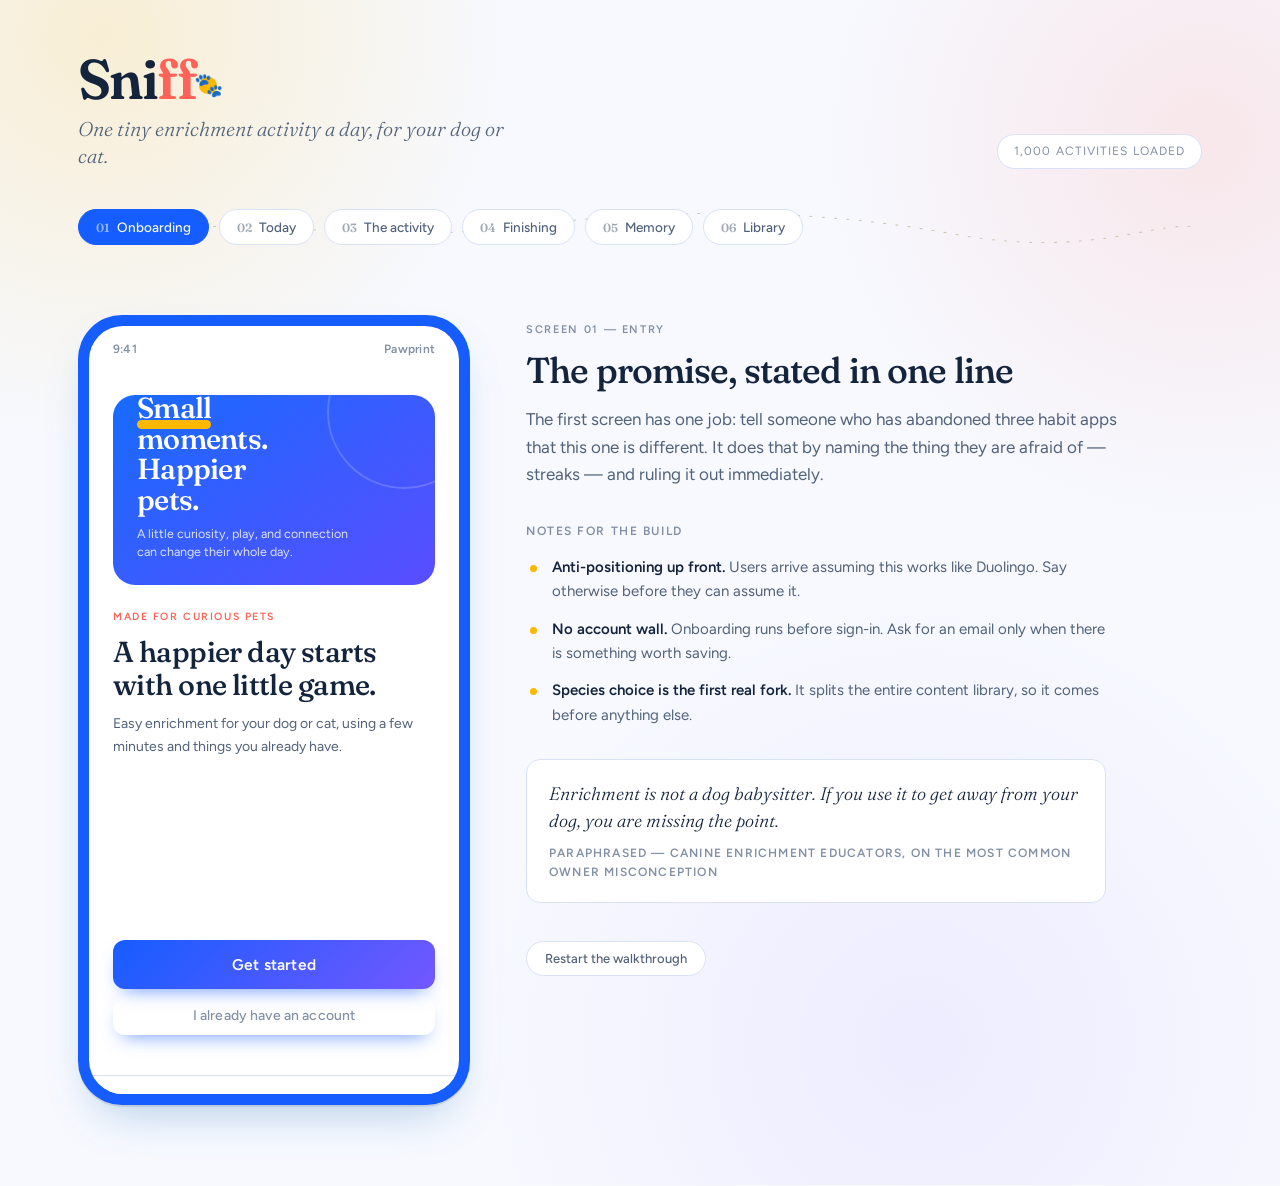
<file: index.html>
<!doctype html>
<html lang="en">
<head>
  <meta charset="utf-8">
  <meta name="viewport" content="width=device-width,initial-scale=1">
  <meta name="theme-color" content="#1768AC">
  <title>Pawprint — small moments, happier pets</title>
  <link rel="manifest" href="manifest.webmanifest">
  <meta http-equiv="refresh" content="0; url=pawprint-prototype.html">
</head>
<body><p><a href="pawprint-prototype.html">Open Pawprint</a></p></body>
</html>
</file>
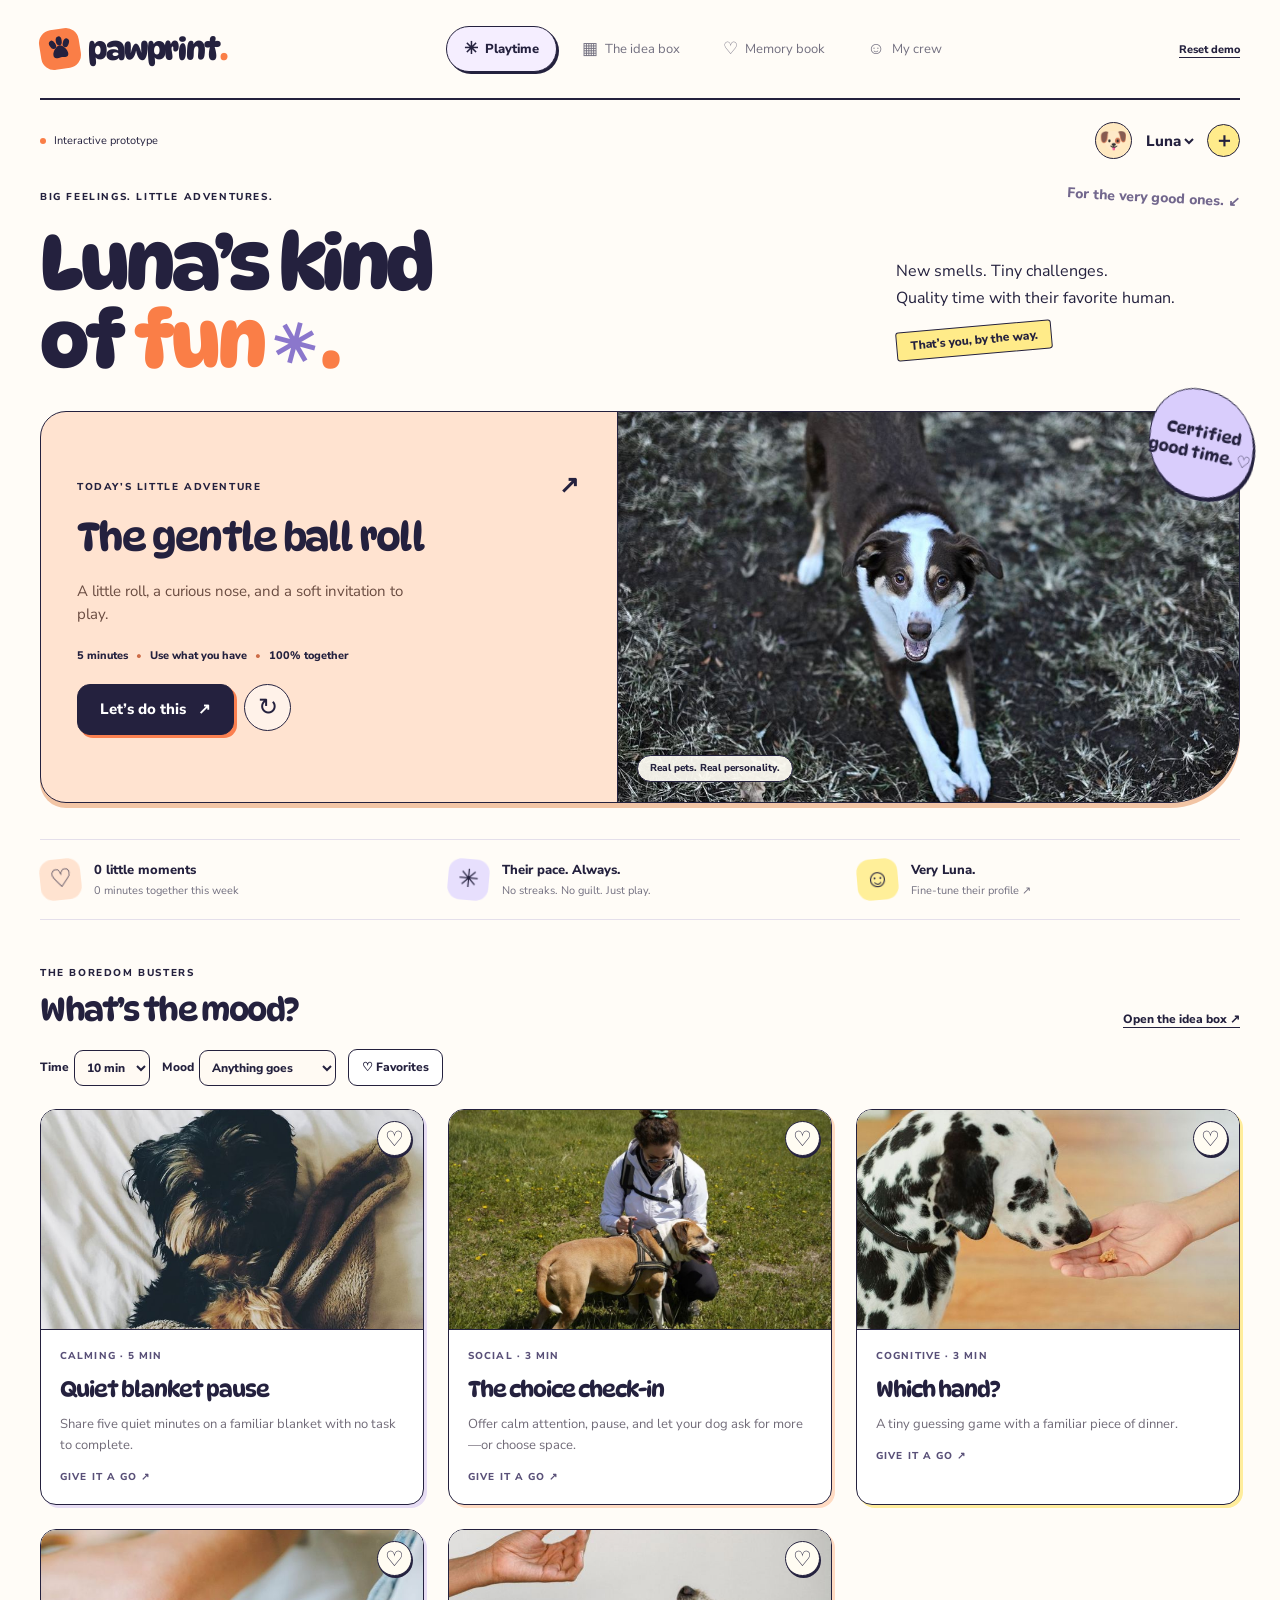
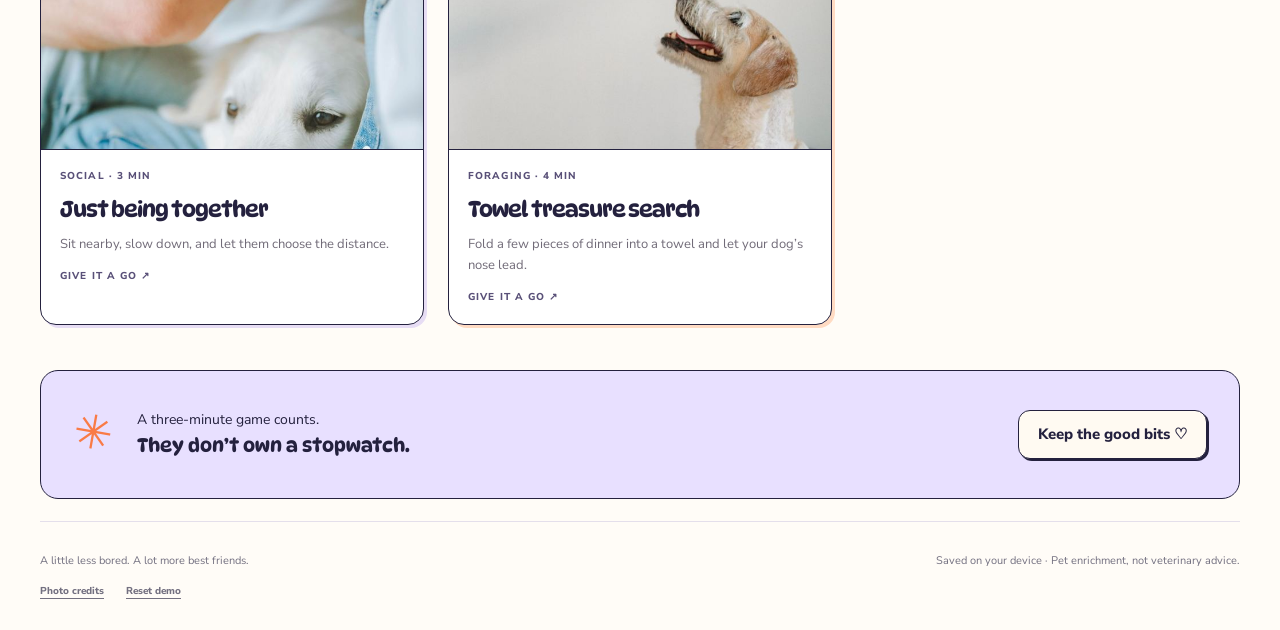
<file: web/index.html>
<!doctype html><html lang="en"><head><meta charset="utf-8"><meta name="viewport" content="width=device-width,initial-scale=1"><meta name="theme-color" content="#167d80"><meta name="description" content="Small moments. Happier pets. Try Pawprint’s personalized pet enrichment demo."><title>Pawprint — Small moments. Happier pets.</title><link rel="stylesheet" href="style.css"></head><body><div id="app"></div><dialog id="modal"></dialog><div id="toast" role="status" aria-live="polite"></div><script type="module" src="app.mjs"></script></body></html>
</file>
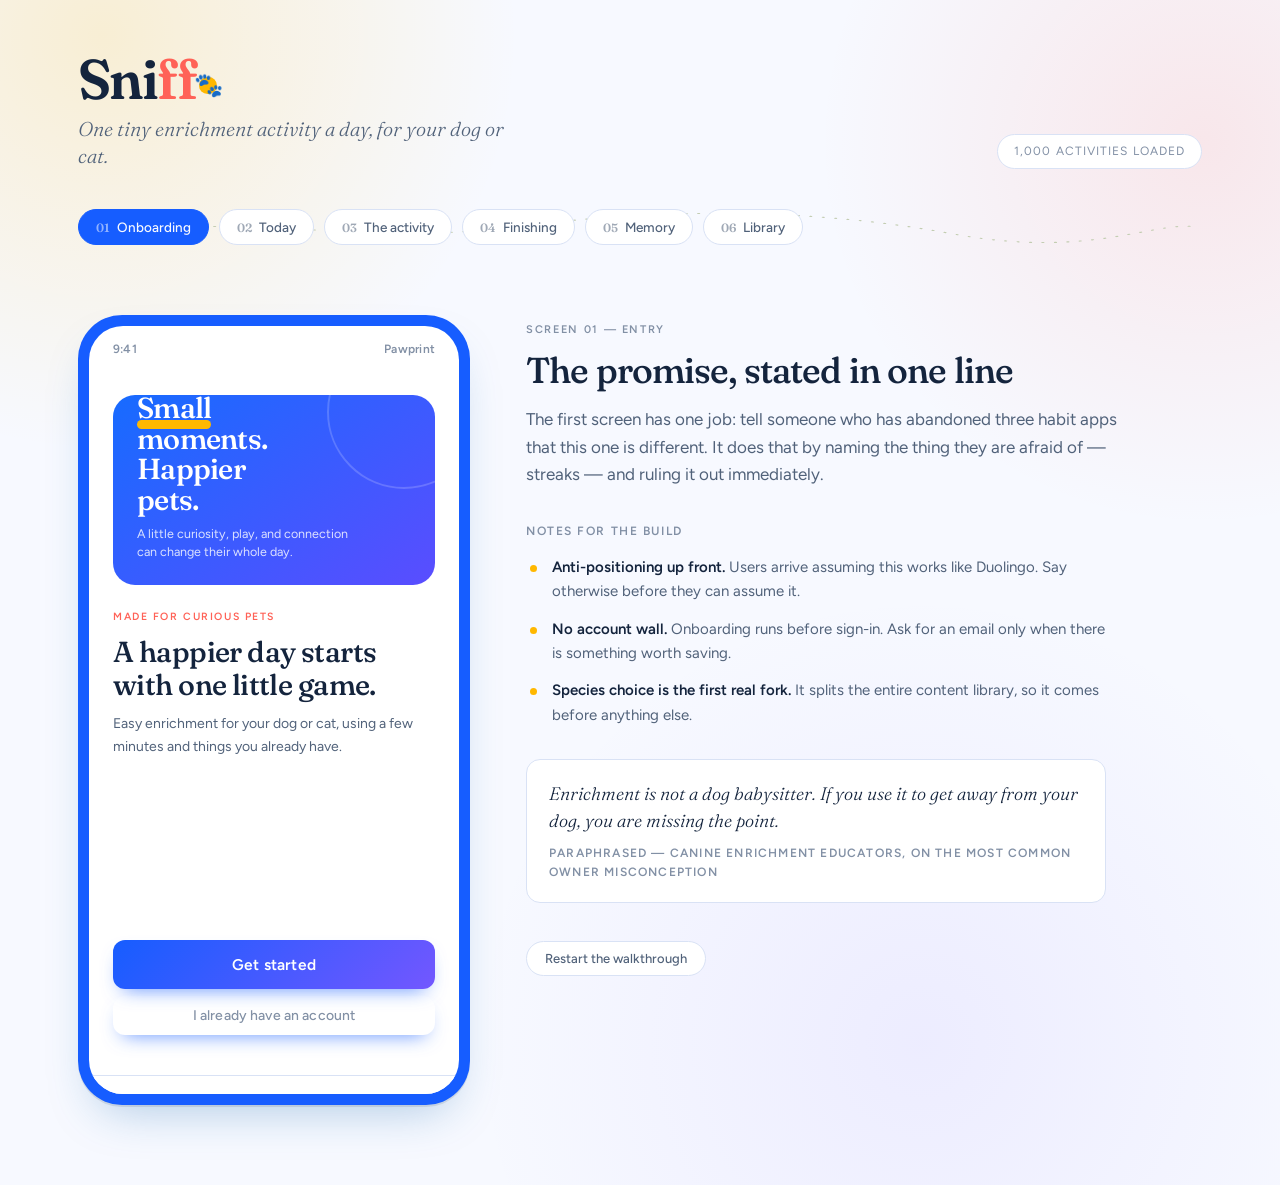
<file: pawprint-prototype.html>
<!DOCTYPE html>
<html lang="en">
<head>
<meta charset="utf-8">
<meta name="viewport" content="width=device-width, initial-scale=1">
<title>Pawprint — interactive prototype</title>
<link rel="preconnect" href="https://fonts.googleapis.com">
<link rel="preconnect" href="https://fonts.gstatic.com" crossorigin>
<link href="https://fonts.googleapis.com/css2?family=Fraunces:opsz,wght@9..144,300..700&family=Figtree:wght@400;500;600&display=swap" rel="stylesheet">
<style>
:root{
  --paper:#F7F9FF;
  --paper-deep:#EAF0FF;
  --card:#FFFFFF;
  --ink:#14243D;
  --ink-soft:#51627A;
  --ink-faint:#8290A5;
  --line:#D9E2F5;
  --moss:#165DFF;
  --grass:#FFB800;
  --grass-deep:#165DFF;
  --ochre:#FFB800;
  --ochre-pale:#FFF6DA;
  --ochre-deep:#8A5A00;
  --clay:#FF6257;
  --violet:#7357FF;
  --r:14px;
  --display:"Fraunces",Georgia,"Times New Roman",serif;
  --body:"Figtree",-apple-system,BlinkMacSystemFont,"Segoe UI",system-ui,sans-serif;
}
*{box-sizing:border-box;margin:0;padding:0}
html{-webkit-text-size-adjust:100%}
body{
  background:radial-gradient(circle at 8% 3%,rgba(255,184,0,.17),transparent 26rem),radial-gradient(circle at 94% 12%,rgba(255,98,87,.12),transparent 24rem),radial-gradient(circle at 72% 88%,rgba(115,87,255,.08),transparent 28rem),var(--paper);
  color:var(--ink);
  font-family:var(--body);
  font-size:16px;
  line-height:1.6;
  -webkit-font-smoothing:antialiased;
}
:focus-visible{outline:2px solid var(--grass-deep);outline-offset:3px;border-radius:4px}
button{font-family:inherit;font-size:inherit;color:inherit;border:none;background:none;cursor:pointer}
input{font-family:inherit;font-size:inherit;color:inherit}
.wrap{max-width:1180px;margin:0 auto;padding:0 28px}

/* ---------- masthead ---------- */
.mast{padding:52px 0 30px}
.mast-row{display:flex;align-items:flex-end;justify-content:space-between;gap:32px;flex-wrap:wrap}
.brand{font-family:var(--display);font-size:56px;font-weight:600;letter-spacing:-.028em;line-height:.95;font-variation-settings:"SOFT" 60,"WONK" 1}
.brand em{font-style:normal;color:var(--clay)}
.tag{font-family:var(--display);font-size:20px;font-weight:300;font-style:italic;color:var(--ink-soft);margin-top:10px;max-width:34ch;line-height:1.35}
.stamp{border:1px solid var(--line);border-radius:999px;padding:7px 16px;font-size:12px;letter-spacing:.09em;text-transform:uppercase;color:var(--ink-faint);white-space:nowrap;background:var(--card)}

/* ---------- scent trail nav ---------- */
.trail{position:relative;margin:34px 0 40px;padding-top:6px}
.trail-svg{position:absolute;inset:0;width:100%;height:100%;pointer-events:none;overflow:visible}
.trail-btns{position:relative;display:flex;gap:10px;flex-wrap:wrap}
.tbtn{
  background:var(--card);border:1px solid var(--line);border-radius:999px;
  padding:9px 17px;font-size:13.5px;font-weight:500;color:var(--ink-soft);
  transition:background .16s,border-color .16s,color .16s;
}
.tbtn:hover{border-color:var(--grass-deep);color:var(--ink)}
.tbtn[aria-current="true"]{background:var(--moss);border-color:var(--moss);color:var(--paper)}
.tbtn span{font-family:var(--display);font-size:12px;opacity:.55;margin-right:7px;font-weight:600}

/* ---------- stage ---------- */
.stage{display:grid;grid-template-columns:392px minmax(0,1fr);gap:56px;align-items:start;padding-bottom:80px}

/* ---------- phone ---------- */
.phone-col{position:sticky;top:28px}
.phone{
  width:392px;height:790px;background:var(--moss);border-radius:44px;padding:11px;
  box-shadow:0 2px 0 rgba(20,36,61,.10),0 22px 48px -20px rgba(23,104,172,.36);
}
.glass{
  width:100%;height:100%;background:var(--card);border-radius:34px;overflow:hidden;
  display:flex;flex-direction:column;position:relative;
}
.status{
  flex:0 0 auto;display:flex;justify-content:space-between;align-items:center;
  padding:14px 24px 4px;font-size:12px;font-weight:600;color:var(--ink-faint);letter-spacing:.02em;
}
.screen{flex:1 1 auto;overflow-y:auto;overflow-x:hidden;display:flex;flex-direction:column;padding:12px 24px 20px}
.screen::-webkit-scrollbar{width:0}
.nav{
  flex:0 0 auto;display:flex;border-top:1px solid var(--line);background:var(--card);
  padding:9px 10px calc(9px + env(safe-area-inset-bottom));
}
.nav button{flex:1;display:flex;flex-direction:column;align-items:center;gap:4px;padding:5px 0;font-size:10.5px;font-weight:500;color:var(--ink-faint);letter-spacing:.02em}
.nav button[aria-current="true"]{color:var(--ink)}
.nav svg{width:21px;height:21px;stroke:currentColor;fill:none;stroke-width:1.6;stroke-linecap:round;stroke-linejoin:round}

/* ---------- in-app type ---------- */
.eyebrow{font-size:10.5px;letter-spacing:.15em;text-transform:uppercase;color:var(--ink-faint);font-weight:600}
.h-lg{font-family:var(--display);font-size:29px;font-weight:500;letter-spacing:-.02em;line-height:1.14;font-variation-settings:"SOFT" 50,"WONK" 1}
.h-md{font-family:var(--display);font-size:23px;font-weight:500;letter-spacing:-.015em;line-height:1.2;font-variation-settings:"SOFT" 50}
.body-sm{font-size:14px;line-height:1.62;color:var(--ink-soft)}
.body-xs{font-size:12.5px;line-height:1.55;color:var(--ink-faint)}

/* ---------- controls ---------- */
.btn{
  display:block;width:100%;text-align:center;background:linear-gradient(135deg,var(--moss),var(--violet));color:#fff;
  border-radius:12px;padding:15px;font-size:15.5px;font-weight:600;letter-spacing:.01em;
  box-shadow:0 9px 20px -10px rgba(22,93,255,.75);transition:transform .14s,box-shadow .16s,opacity .16s;
}
.btn:hover{opacity:.96;transform:translateY(-1px);box-shadow:0 12px 24px -10px rgba(22,93,255,.85)}
.btn:active{transform:scale(.985)}
.btn.ghost{background:transparent;color:var(--ink-faint);font-weight:500;font-size:14px;padding:11px}
.btn.ghost:hover{color:var(--ink)}
.btn:disabled{opacity:.32;cursor:not-allowed}
.btn.line{background:transparent;color:var(--ink);border:1px solid var(--line);font-weight:500}

.chip{
  border:1px solid var(--line);background:var(--card);border-radius:11px;
  padding:11px 14px;font-size:14px;font-weight:500;text-align:left;transition:all .14s;
}
.chip:hover{border-color:#9CB8FA;transform:translateY(-1px);box-shadow:0 8px 18px -14px rgba(22,93,255,.7)}
.chip[aria-pressed="true"]{background:linear-gradient(135deg,var(--moss),var(--violet));border-color:transparent;color:#fff;box-shadow:0 8px 18px -12px rgba(22,93,255,.8)}
.chip.sm{padding:7px 13px;font-size:12.5px;border-radius:999px}
.grid2{display:grid;grid-template-columns:1fr 1fr;gap:9px}
.flow{display:flex;flex-wrap:wrap;gap:7px}
.field{
  width:100%;border:1px solid var(--line);background:var(--card);border-radius:11px;
  padding:14px;font-size:16px;font-weight:500;
}
.field:focus{outline:none;border-color:var(--grass-deep)}
.spacer{flex:1 1 auto;min-height:16px}

/* ---------- activity card ---------- */
.act-art{
  height:150px;border-radius:var(--r);display:flex;align-items:center;justify-content:center;
  background:linear-gradient(145deg,#EEF4FF,#FFF3D7);position:relative;overflow:hidden;
}
.act-art svg{width:96px;height:96px}
.mark{stroke:var(--grass-deep);fill:none;stroke-width:2.1;stroke-linecap:round;stroke-linejoin:round}
.mark-fill{fill:var(--grass-deep);stroke:none}
.meta{display:flex;flex-wrap:wrap;gap:6px}
.pill{
  font-size:11.5px;font-weight:500;padding:4px 10px;border-radius:999px;
  background:var(--paper-deep);color:var(--ink-soft);
}
.why{
  background:var(--ochre-pale);border-radius:12px;padding:13px 15px;
}
.why .eyebrow{color:var(--ochre-deep)}
.why p{font-size:13.5px;line-height:1.58;color:var(--ochre-deep);margin-top:5px}
.step{display:flex;gap:12px;align-items:flex-start}
.step-n{
  flex:0 0 auto;width:22px;height:22px;border-radius:50%;background:var(--paper-deep);
  font-size:11.5px;font-weight:600;display:flex;align-items:center;justify-content:center;
  color:var(--ink-soft);margin-top:1px;
}
.step p{font-size:14px;line-height:1.55}
.safety{display:flex;gap:9px;align-items:flex-start;font-size:12.5px;line-height:1.5;color:var(--clay)}
.safety svg{flex:0 0 auto;width:15px;height:15px;stroke:currentColor;fill:none;stroke-width:1.8;margin-top:3px}

/* ---------- pet header ---------- */
.pet-row{display:flex;align-items:center;gap:10px}
.avatar{
  width:38px;height:38px;border-radius:13px;background:var(--paper-deep);
  display:flex;align-items:center;justify-content:center;
  font-family:var(--display);font-size:21px;font-weight:600;color:var(--moss);
  box-shadow:inset 0 0 0 1px var(--line);
}
.pet-hero{height:190px;border-radius:22px;display:flex;flex-direction:column;align-items:flex-start;justify-content:flex-end;padding:24px;background:linear-gradient(145deg,#176BFF 0%,#5A4DFF 100%);position:relative;overflow:hidden;color:#fff}
.pet-hero::before{content:"";position:absolute;width:150px;height:150px;border:2px solid rgba(255,255,255,.18);border-radius:50%;right:-46px;top:-60px}
.pet-hero::after{content:"";position:absolute;width:74px;height:9px;border-radius:999px;background:var(--grass);left:24px;top:25px}
.hero-message{font-family:var(--display);font-size:29px;font-weight:550;line-height:1.05;letter-spacing:-.025em;max-width:9ch;position:relative;z-index:1}
.hero-sub{font-size:12.5px;line-height:1.45;color:rgba(255,255,255,.82);margin-top:10px;max-width:27ch;position:relative;z-index:1}
.pet-face{width:90px;height:90px;border-radius:28px;display:grid;place-items:center;font-size:52px;line-height:1;background:#fff;box-shadow:0 12px 28px rgba(8,54,94,.18);transform:rotate(-4deg);position:relative;z-index:1}
.pet-face.cat{transform:rotate(5deg);background:#FFF3D9}
.pet-line{position:relative;display:block;width:52px;height:45px;border:3px solid currentColor;border-radius:45% 45% 48% 48%;color:var(--moss);background:#fff}
.pet-line::before,.pet-line::after{content:"";position:absolute;z-index:-1;width:20px;height:25px;border:3px solid currentColor;background:#fff;top:-12px}
.pet-line::before{left:-6px;transform:rotate(-26deg);border-radius:14px 8px 12px 8px}
.pet-line::after{right:-6px;transform:rotate(26deg);border-radius:8px 14px 8px 12px}
.pet-line.cat::before,.pet-line.cat::after{width:19px;height:22px;top:-9px;border-radius:3px}
.pet-line.cat::before{left:0;transform:rotate(-16deg)}
.pet-line.cat::after{right:0;transform:rotate(16deg)}
.pet-line i{position:absolute;left:50%;top:25px;width:8px;height:6px;transform:translateX(-50%);background:currentColor;border-radius:50% 50% 65% 65%}
.pet-line i::before,.pet-line i::after{content:"";position:absolute;width:5px;height:7px;background:currentColor;border-radius:50%;top:-13px}
.pet-line i::before{left:-11px}.pet-line i::after{right:-11px}
.pet-face .pet-line{transform:scale(1.15)}
.species-art{width:64px;height:60px;border-radius:18px;background:linear-gradient(145deg,#EEF4FF,#FFF7E3);display:flex;align-items:center;justify-content:center;isolation:isolate;flex:0 0 auto}
.species-logo{display:block;width:100%;height:100%;border-radius:inherit;background-image:url('pawprint-hero-pets-v2.png');background-repeat:no-repeat;background-size:200% auto;background-position-y:center}
.species-logo.dog{background-position-x:left}.species-logo.cat{background-position-x:right}
.species-grid{display:grid;grid-template-columns:1fr 1fr;gap:9px}
.species-grid .chip{padding:13px 11px;display:flex;align-items:center;gap:9px;min-width:0}
.species-grid .species-art{width:42px;height:42px;border-radius:13px;font-size:23px}
.species-grid .pet-line{transform:scale(.68)}
.brand-paw{display:inline-flex;align-items:center;justify-content:center;width:.76em;height:.76em;margin-left:.12em;border-radius:50%;background:var(--grass);color:var(--moss);font-family:var(--body);font-size:.42em;vertical-align:.24em}

/* ---------- memory scrapbook ---------- */
.book{display:grid;grid-template-columns:repeat(3,1fr);gap:9px}
.snap{
  aspect-ratio:1;border-radius:9px;padding:9px;display:flex;flex-direction:column;
  justify-content:space-between;background:var(--paper-deep);
}
.snap svg{width:26px;height:26px}
.snap .d{font-size:10px;font-weight:600;color:var(--ink-soft);letter-spacing:.02em}
.snap.photo{background:var(--grass);}
.snap.photo .d{color:var(--moss)}
.snap.photo .mark{stroke:var(--moss)}
.snap.photo .mark-fill{fill:var(--moss)}
.stat-row{display:flex;gap:9px}
.stat{flex:1;background:var(--paper-deep);border-radius:11px;padding:11px 13px}
.stat b{display:block;font-family:var(--display);font-size:25px;font-weight:600;line-height:1.1;letter-spacing:-.02em}
.stat span{font-size:11px;color:var(--ink-faint);font-weight:500}
.note{
  border-left:2px solid var(--grass);padding-left:12px;font-size:12.5px;
  line-height:1.55;color:var(--ink-faint);
}

/* ---------- library rows ---------- */
.row{display:flex;gap:12px;align-items:center;padding:11px 0;border-bottom:1px solid var(--line);width:100%;text-align:left}
.row:last-child{border-bottom:none}
.row-art{flex:0 0 auto;width:46px;height:46px;border-radius:10px;background:var(--paper-deep);display:flex;align-items:center;justify-content:center}
.row-art svg{width:26px;height:26px}
.row-b{min-width:0;flex:1}
.row-b p{font-size:14.5px;font-weight:500;line-height:1.3}
.row-b span{font-size:11.5px;color:var(--ink-faint)}
.heart{flex:0 0 auto;width:17px;height:17px;stroke:var(--ink-faint);fill:none;stroke-width:1.7}
.heart.on{stroke:var(--clay);fill:var(--clay)}

/* ---------- reaction ---------- */
.react{display:grid;grid-template-columns:1fr 1fr;gap:9px}
.react button{
  border:1px solid var(--line);border-radius:12px;padding:15px 10px;background:var(--card);
  font-size:13.5px;font-weight:500;transition:all .14s;
}
.react button:hover{border-color:var(--ink-faint)}
.photo-slot{
  height:118px;border:1px dashed var(--line);border-radius:12px;display:flex;
  flex-direction:column;align-items:center;justify-content:center;gap:6px;width:100%;
  color:var(--ink-faint);font-size:13px;font-weight:500;transition:all .14s;
}
.photo-slot:hover{border-color:var(--grass-deep);color:var(--ink-soft)}
.photo-slot.filled{background:var(--grass);border:none;color:var(--moss)}
.photo-slot svg{width:22px;height:22px;stroke:currentColor;fill:none;stroke-width:1.6}

/* ---------- annotation panel ---------- */
.panel{padding-top:6px}
.panel-kicker{font-size:11px;letter-spacing:.15em;text-transform:uppercase;color:var(--ink-faint);font-weight:600}
.panel h2{font-family:var(--display);font-size:36px;font-weight:500;letter-spacing:-.024em;line-height:1.1;margin:12px 0 16px;font-variation-settings:"SOFT" 50,"WONK" 1}
.panel .lede{font-size:17px;line-height:1.6;color:var(--ink-soft);max-width:56ch}
.panel h3{font-size:12px;letter-spacing:.13em;text-transform:uppercase;color:var(--ink-faint);font-weight:600;margin:34px 0 14px}
.pnotes{list-style:none;max-width:58ch}
.pnotes li{position:relative;padding-left:26px;margin-bottom:13px;font-size:15px;line-height:1.62;color:var(--ink-soft)}
.pnotes li::before{
  content:"";position:absolute;left:4px;top:10px;width:7px;height:7px;
  border-radius:50%;background:var(--grass);
}
.pnotes li b{font-weight:600;color:var(--ink)}
.callout{
  background:var(--card);border:1px solid var(--line);border-radius:var(--r);
  padding:20px 22px;margin-top:32px;max-width:58ch;
}
.callout p{font-family:var(--display);font-size:18px;font-weight:300;font-style:italic;line-height:1.5;color:var(--ink)}
.callout cite{display:block;margin-top:10px;font-family:var(--body);font-style:normal;font-size:12px;letter-spacing:.1em;text-transform:uppercase;color:var(--ink-faint);font-weight:600}
.reset{margin-top:38px}
.reset button{border:1px solid var(--line);border-radius:999px;padding:9px 18px;font-size:13px;font-weight:500;color:var(--ink-soft);background:var(--card)}
.reset button:hover{border-color:var(--ink-faint);color:var(--ink)}

@media (max-width:980px){
  .stage{grid-template-columns:1fr;gap:44px}
  .phone-col{position:static;display:flex;justify-content:center}
  .brand{font-size:44px}
  .panel h2{font-size:29px}
}
@media (max-width:440px){
  .wrap{padding:0 16px}
  .phone{width:100%;max-width:392px;height:740px}
}
@media (prefers-reduced-motion:reduce){
  *{transition:none!important;animation:none!important}
}
</style>
</head>
<body>

<div class="wrap">

  <header class="mast">
    <div class="mast-row">
      <div>
        <div class="brand">Sni<em>ff</em><span class="brand-paw" aria-hidden="true">🐾</span></div>
        <p class="tag">One tiny enrichment activity a day, for your dog or cat.</p>
      </div>
      <div class="stamp">1,000 activities loaded</div>
    </div>

    <nav class="trail" aria-label="Walkthrough sections">
      <svg class="trail-svg" viewBox="0 0 900 60" preserveAspectRatio="none" aria-hidden="true">
        <path d="M10 46 C 130 12, 230 62, 350 34 S 590 8, 700 44 S 860 26, 895 34"
              fill="none" stroke="#C3CDB2" stroke-width="1.6" stroke-linecap="round" stroke-dasharray="1 9"/>
      </svg>
      <div class="trail-btns" id="trail"></div>
    </nav>
  </header>

  <div class="stage">

    <div class="phone-col">
      <div class="phone">
        <div class="glass">
          <div class="status">
            <span>9:41</span>
            <span id="statusRight">Pawprint</span>
          </div>
          <div class="screen" id="screen"></div>
          <div class="nav" id="navbar" hidden></div>
        </div>
      </div>
    </div>

    <div class="panel">
      <div class="panel-kicker" id="pKicker">Screen</div>
      <h2 id="pTitle">Loading</h2>
      <p class="lede" id="pLede"></p>
      <h3>Notes for the build</h3>
      <ul class="pnotes" id="pNotes"></ul>
      <div class="callout" id="pQuote" hidden>
        <p id="pQuoteText"></p>
        <cite id="pQuoteCite"></cite>
      </div>
      <div class="reset">
        <button onclick="hardReset()">Restart the walkthrough</button>
      </div>
    </div>

  </div>
</div>

<script src="activities-data.js"></script>
<script>
/* ============ category marks ============ */
const MARKS = {
  foraging:'<circle cx="16" cy="30" r="2.6" class="mark-fill"/><circle cx="30" cy="20" r="2.6" class="mark-fill"/><circle cx="45" cy="33" r="2.6" class="mark-fill"/><circle cx="34" cy="44" r="2.6" class="mark-fill"/><path d="M8 52 C 20 44, 24 32, 34 26 S 52 20, 56 10" class="mark"/>',
  cognitive:'<rect x="10" y="10" width="14" height="14" rx="2.5" class="mark"/><rect x="26" y="10" width="14" height="14" rx="2.5" class="mark"/><rect x="42" y="10" width="14" height="14" rx="2.5" class="mark"/><rect x="10" y="26" width="14" height="14" rx="2.5" class="mark"/><rect x="26" y="26" width="14" height="14" rx="2.5" class="mark-fill"/><rect x="42" y="26" width="14" height="14" rx="2.5" class="mark"/><rect x="10" y="42" width="14" height="14" rx="2.5" class="mark"/><rect x="26" y="42" width="14" height="14" rx="2.5" class="mark"/><rect x="42" y="42" width="14" height="14" rx="2.5" class="mark"/>',
  sensory:'<circle cx="33" cy="33" r="3.4" class="mark-fill"/><path d="M33 21 A 12 12 0 0 1 33 45" class="mark"/><path d="M33 13 A 20 20 0 0 1 33 53" class="mark"/><path d="M33 5 A 28 28 0 0 1 33 61" class="mark"/>',
  physical:'<path d="M8 42 L 20 22 L 30 38 L 42 16 L 52 34 L 60 24" class="mark"/><circle cx="20" cy="22" r="3" class="mark-fill"/><circle cx="42" cy="16" r="3" class="mark-fill"/>',
  passive:'<path d="M14 40 A 20 20 0 0 1 54 40" class="mark"/><path d="M22 48 A 12 12 0 0 1 46 48" class="mark"/><path d="M8 56 L 60 56" class="mark"/>',
  social:'<circle cx="25" cy="33" r="15" class="mark"/><circle cx="43" cy="33" r="15" class="mark"/><circle cx="34" cy="33" r="3.2" class="mark-fill"/>'
};
const CATNAME = {foraging:'Foraging',cognitive:'Cognitive',sensory:'Sensory',physical:'Physical',passive:'Calming',social:'Social'};
const SPECIES = {
  dog:['Dog','🐶','Luna'],cat:['Cat','🐱','Milo'],rabbit:['Rabbit','🐰','Clover'],'guinea-pig':['Guinea pig','🐹','Pip'],hamster:['Hamster','🐹','Peanut'],
  parrot:['Parrot','🦜','Kiwi'],rat:['Rat','🐀','Remy'],ferret:['Ferret','🐾','Noodle'],chinchilla:['Chinchilla','🐭','Dusty'],bird:['Bird','🐦','Sunny'],
  'bearded-dragon':['Bearded dragon','🦎','Spike'],'betta-fish':['Betta fish','🐟','Finn'],turtle:['Turtle','🐢','Shelly'],'hermit-crab':['Hermit crab','🦀','Sandy'],
  fish:['Fish','🐠','Bubbles'],gecko:['Gecko','🦎','Echo'],snake:['Snake','🐍','Noodle'],toad:['Toad','🐸','Moss'],axolotl:['Axolotl','🫧','Lotl']
};
function mark(cat,cls){return '<svg viewBox="0 0 66 66" aria-hidden="true" class="'+(cls||'')+'">'+MARKS[cat]+'</svg>';}
function petLine(sp){return '<span class="pet-line '+sp+'" aria-hidden="true"><i></i></span>';}
function speciesLabel(sp){return (SPECIES[sp]||[sp])[0];}
function speciesIcon(sp){return (SPECIES[sp]||['','🐾'])[1];}
function speciesArt(sp){return sp==='dog'||sp==='cat'?'<span class="species-logo '+sp+'" aria-hidden="true"></span>':'<span aria-hidden="true">'+speciesIcon(sp)+'</span>';}

/* ============ content library ============ */
const CURATED_LIB = [
  /* ---- dog ---- */
  {id:'d1',sp:'dog',t:'Towel burrito',cat:'foraging',tier:1,min:3,mat:['A hand towel','Her kibble'],
   desc:'A rolled-up towel hides her dinner. She unrolls it with her nose.',
   why:'Unrolling and sniffing satisfies the scavenging instinct that a food bowl skips entirely. Nose work is genuinely tiring — a few minutes of it does more than a longer walk.',
   steps:['Lay a hand towel flat on the floor.','Scatter a handful of kibble across it.','Roll the towel up loosely, like a burrito.','Hand it over and let her work it out.'],
   safe:'Stay in the room — some dogs try to eat fabric.'},
  {id:'d2',sp:'dog',t:'Scatter feed',cat:'foraging',tier:1,min:2,mat:['Her kibble'],
   desc:'Instead of a bowl, throw the meal across the grass or a rug.',
   why:'Turns a ten-second meal into five minutes of foraging. The easiest possible entry point — it costs you nothing and changes nothing except the container.',
   steps:['Take her usual portion of kibble.','Toss it in a wide arc across grass or a textured rug.','Let her find every piece at her own pace.'],
   safe:null},
  {id:'d3',sp:'dog',t:'Three cups',cat:'cognitive',tier:1,min:4,mat:['3 cups or bowls','A few treats'],
   desc:'Classic shell game. She has to work out which cup is hiding the treat.',
   why:'Problem-solving with an obvious payoff. Builds confidence quickly because the success rate is high, which matters more than difficulty early on.',
   steps:['Line up three cups upside down while she watches.','Put a treat under one of them.','Let her go find it.','Once she gets it, shuffle the cups before releasing her.'],
   safe:null},
  {id:'d4',sp:'dog',t:'Muffin tin puzzle',cat:'cognitive',tier:2,min:5,mat:['Muffin tin','Tennis balls or rolled socks','Treats'],
   desc:'Treats in the cups, balls on top. She has to move the balls to get the food.',
   why:'Two problems stacked: find which cups have food, then figure out how to move the cover. A genuine step up from the three-cup game.',
   steps:['Drop a treat into a few of the muffin cups — not all of them.','Cover every cup with a tennis ball or a rolled sock.','Set it on the floor and step back.','Let her nose or paw the balls out.'],
   safe:'Use balls too big to swallow, and take the tin away when she is done.'},
  {id:'d5',sp:'dog',t:'Toilet roll parcels',cat:'foraging',tier:2,min:3,mat:['Cardboard tubes','Her kibble'],
   desc:'Kibble inside a tube with the ends folded shut. She has to open it.',
   why:'Licensed destruction. Shredding is a natural behaviour, and giving her something she is allowed to tear apart takes the pressure off your furniture.',
   steps:['Drop a few pieces of kibble into an empty cardboard tube.','Fold both ends closed.','Make two or three of these and scatter them.','Let her shred. Pick up the pieces afterwards.'],
   safe:'Supervise closely and remove cardboard she tries to swallow.'},
  {id:'d6',sp:'dog',t:'Find it',cat:'cognitive',tier:2,min:5,mat:['A few treats'],
   desc:'Hide treats around one room and send her looking.',
   why:'A searching game she can play anywhere for the rest of her life. It also gives you a useful cue for redirecting her attention when you need it.',
   steps:['Say "find it" and toss a treat where she can see it land.','Praise when she gets it. Repeat until she knows the phrase.','Now hide one while she is not watching.','Send her with "find it" and let her use her nose.'],
   safe:null},
  {id:'d7',sp:'dog',t:'Frozen lick mat',cat:'passive',tier:1,min:3,mat:['Lick mat or a flat plate','Plain yoghurt or peanut butter'],
   desc:'Spread, freeze, hand over. Slow licking settles a wound-up dog.',
   why:'Licking is a self-soothing behaviour — it lowers arousal rather than raising it. This is the one to reach for after a stimulating day, or before you need her to settle.',
   steps:['Spread a thin layer of plain yoghurt or peanut butter across a lick mat.','Freeze for at least an hour.','Give it to her somewhere she likes to lie down.','Let her work at it until it is clean.'],
   safe:'Check the peanut butter has no xylitol — it is toxic to dogs.'},
  {id:'d8',sp:'dog',t:'Sniff-led walk',cat:'sensory',tier:1,min:15,mat:['Her lead'],
   desc:'Same walk, except she picks where you stop and for how long.',
   why:'A normal walk is your route at your pace. Letting her lead turns it into an information-gathering exercise, which is what her nose is actually for.',
   steps:['Head out on a familiar route with a loose lead.','When she stops to sniff, stop with her.','Wait until she is finished. Do not hurry her along.','Cover less ground than usual. That is the point.'],
   safe:null},
  {id:'d9',sp:'dog',t:'Box tunnel',cat:'physical',tier:3,min:10,mat:['Cardboard boxes','A few treats'],
   desc:'Build a short tunnel or obstacle run out of boxes and chairs.',
   why:'Novel physical shapes ask her to think about where her body is — useful coordination work, and a good rainy-day substitute for a long walk.',
   steps:['Open both ends of two or three boxes and line them up.','Add a chair to duck under or a cushion to step over.','Toss a treat through and encourage her to follow it.','Rearrange the layout and go again.'],
   safe:'Keep the run low and flat. Skip it for senior dogs or any joint issues.'},
  {id:'d10',sp:'dog',t:'Spin both ways',cat:'physical',tier:2,min:3,mat:['A few treats'],
   desc:'Teach a spin clockwise, then an anticlockwise twist.',
   why:'Curving the spine both directions is quietly good for long-term mobility. Works at any age — a senior dog spinning slowly gets the same benefit.',
   steps:['Hold a treat at her nose and lead it in a slow circle.','Mark and reward the moment she completes the turn.','Name it "spin". Practise three or four times.','Now teach the other direction and call it "twist".'],
   safe:null},
  {id:'d11',sp:'dog',t:'Herb patch',cat:'sensory',tier:2,min:5,mat:['Dried rosemary, lavender or mint'],
   desc:'Rub safe herbs onto rocks or furniture legs and let her investigate.',
   why:'New smells in a familiar place. Her environment stops being fully mapped, which is more interesting to a dog than almost anything you can buy.',
   steps:['Take a pinch of dried rosemary, lavender or mint.','Rub it onto two or three surfaces at nose height.','Bring her in and say nothing.','Let her find them in her own time.'],
   safe:'Use dried culinary herbs only. Essential oils are not safe for this.'},

  /* ---- cat ---- */
  {id:'c1',sp:'cat',t:'Bandana roll',cat:'foraging',tier:1,min:3,mat:['A cloth or bandana','Treats or kibble'],
   desc:'Treats rolled up in a cloth. He has to work the fabric open.',
   why:'Cats forage too — the instinct is just quieter than a dog\'s. Rolling food into fabric turns eating into a short problem worth solving.',
   steps:['Lay a bandana or tea towel flat.','Scatter treats or kibble down the middle.','Roll it up loosely and set it down where he can see.','Let him paw and nose it open.'],
   safe:null},
  {id:'c2',sp:'cat',t:'Paper bag hideout',cat:'passive',tier:1,min:2,mat:['A paper grocery bag'],
   desc:'Open a paper bag on its side and leave it somewhere quiet.',
   why:'Even a cat who never uses it benefits from knowing a hiding place exists. Available cover lowers baseline stress, which is why shelters use it as standard practice.',
   steps:['Take the handles off a paper grocery bag.','Open it out and lay it on its side.','Put it somewhere quiet with a clear view of the room.','Walk away and leave it alone.'],
   safe:'Paper only — plastic bags and handles are a strangulation risk.'},
  {id:'c3',sp:'cat',t:'Bathtub ping pong',cat:'physical',tier:1,min:5,mat:['2–3 ping pong balls'],
   desc:'Drop a few balls in an empty bathtub. The walls keep the game going.',
   why:'The curved sides send the balls back, so the toy chases him as much as he chases it. Sustained movement without you having to be involved.',
   steps:['Make sure the tub is dry.','Drop in two or three ping pong balls.','Let him in and stay nearby to watch.','Leave the balls in for later if he likes it.'],
   safe:null},
  {id:'c4',sp:'cat',t:'Five station hunt',cat:'foraging',tier:2,min:5,mat:['His kibble','5 small saucers or lids'],
   desc:'Split his meal across five spots around the house instead of one bowl.',
   why:'Cats are built to hunt several small meals a day, not eat one large one from a fixed location. Spreading the food out is closer to how they are wired to eat.',
   steps:['Divide his usual portion into five small piles.','Place them in five different spots — some raised, some low.','Vary the locations day to day.','Let him find them across the evening.'],
   safe:'Skip in multi-cat homes where food guarding is an issue.'},
  {id:'c5',sp:'cat',t:'Tube wheel',cat:'physical',tier:2,min:5,mat:['A cardboard tube','Scissors'],
   desc:'Cut a fringe into both ends of a tube so it rolls unpredictably.',
   why:'The fringed ends make it wobble and change direction, which reads as prey behaviour. Unpredictable movement holds a cat\'s attention far longer than a steady roll.',
   steps:['Cut a shallow fringe around both ends of a cardboard tube.','Fold the fringe back so it forms two small wheels.','Roll it across a hard floor.','Drop a treat inside to raise the stakes.'],
   safe:null},
  {id:'c6',sp:'cat',t:'Full hunt sequence',cat:'physical',tier:2,min:6,mat:['A wand toy','One treat'],
   desc:'Stalk, chase, pounce, then a treat to finish the cycle properly.',
   why:'A hunt that never ends in a catch leaves a cat wound up rather than satisfied. Finishing with a treat completes the sequence and is why this settles him afterwards.',
   steps:['Drag the wand toy along the floor, away from him — never toward him.','Let him stalk it. Pause so he can plan.','Let him catch it properly at least twice.','Finish by giving him a treat, then put the toy away.'],
   safe:'Put wand toys away between sessions — the string is a swallowing risk.'},
  {id:'c7',sp:'cat',t:'Box castle',cat:'cognitive',tier:3,min:15,mat:['Several cardboard boxes','Scissors'],
   desc:'Build a small structure with tunnels, doorways and a lookout.',
   why:'Cats read a room in three dimensions. Adding height and hiding places changes the whole map of a space he thought he had memorised.',
   steps:['Gather three or four boxes of different sizes.','Cut doorways so they connect into a run.','Stack one on top to make a lookout.','Leave it alone and let him discover it.'],
   safe:'Remove staples and tape. Make sure the stack cannot topple.'},
  {id:'c8',sp:'cat',t:'Window session',cat:'sensory',tier:1,min:10,mat:['A window'],
   desc:'Clear a sill, sit with him, and let him watch the outside for ten minutes.',
   why:'Watching birds and movement is real sensory work, not idleness. Doing it alongside him also counts as social enrichment, which indoor cats get less of than owners assume.',
   steps:['Clear a sill or pull a chair to a window.','Sit with him without talking or handling him.','Let him watch for as long as he wants.','Repeat at the same time of day so he starts expecting it.'],
   safe:null},
  {id:'c9',sp:'cat',t:'Scent cloth',cat:'sensory',tier:2,min:3,mat:['A clean cloth'],
   desc:'Bring an outside smell indoors on a cloth and leave it out.',
   why:'An indoor cat\'s scent world barely changes. One unfamiliar smell is a genuine event, and a low-effort way to make a familiar room interesting again.',
   steps:['Rub a clean cloth on a fence post, tree or doorstep outside.','Bring it in and leave it on the floor.','Say nothing and let him find it.','Swap it for a fresh one in a few days.'],
   safe:'Avoid anywhere unknown animals may have been if he is unvaccinated.'}
];
const LIB = [...CURATED_LIB,...(window.THOUSAND_ACTIVITIES||[])];

/* ============ state ============ */
const SEED = [
  {id:'s1',cat:'foraging',d:'Nov 18',photo:true},{id:'s2',cat:'passive',d:'Nov 17',photo:true},
  {id:'s3',cat:'cognitive',d:'Nov 16',photo:false},{id:'s4',cat:'sensory',d:'Nov 14',photo:true},
  {id:'s5',cat:'foraging',d:'Nov 13',photo:true},{id:'s6',cat:'physical',d:'Nov 12',photo:false},
  {id:'s7',cat:'foraging',d:'Nov 11',photo:true},{id:'s8',cat:'passive',d:'Nov 10',photo:true},
  {id:'s9',cat:'sensory',d:'Nov 9',photo:false}
];
let S = {};
const STORAGE_KEY = 'pawprint-mvp-v1';
const DEV_RESET_ON_OPEN = ['localhost','127.0.0.1',''].includes(window.location.hostname);
function hardReset(clear=true){
  if(clear) localStorage.removeItem(STORAGE_KEY);
  S = {screen:'welcome',sp:null,name:'',age:null,size:null,energy:null,attention:null,
       limits:[],mats:[],act:null,swaps:0,sessions:SEED.slice(),
       done:null,photo:false,reaction:null,favs:['d1','d4'],filter:'all',reactions:{},dismissed:[]};
  render();
  window.scrollTo({top:0,behavior:'smooth'});
}
function boot(){
  // Development previews always start clean; deployed builds may restore a profile.
  if(DEV_RESET_ON_OPEN){hardReset(true);return;}
  try {
    const saved=JSON.parse(localStorage.getItem(STORAGE_KEY));
    if(saved&&saved.screen){S={...saved,attention:saved.attention||null,reactions:saved.reactions||{},dismissed:saved.dismissed||[]};render();return;}
  } catch (_) {}
  hardReset(false);
}
function persist(){try{localStorage.setItem(STORAGE_KEY,JSON.stringify(S));}catch(_){}}

/* ============ selection logic ============ */
function pool(){
  const sp = S.sp || 'dog';
  return LIB.filter(a=>a.sp===sp);
}
function ownsMaterial(required){
  if(!S.mats.length)return true;
  const r=required.toLowerCase();
  const aliases={'kibble':['Kibble'],'treat':['Treats','Kibble'],'towel':['Towels'],'cardboard':['Cardboard'],'cup':['Cups'],'bowl':['Cups'],'muffin':['Muffin tin'],'peanut':['Peanut butter'],'yoghurt':['Yoghurt'],'lick mat':['Lick mat'],'snuffle':['Snuffle mat'],'wand':['Wand toy'],'ping pong':['Ping pong balls'],'paper bag':['Paper bags'],'herb':['Dried herbs']};
  const key=Object.keys(aliases).find(k=>r.includes(k));
  return !key||aliases[key].some(x=>S.mats.includes(x));
}
function isSafe(a){
  const text=(a.t+' '+a.desc+' '+(a.safe||'')).toLowerCase();
  if(S.limits.includes('Mobility issues')&&(a.cat==='physical'||text.includes('jump')))return false;
  if(S.limits.includes('Guards food')&&a.mat.some(m=>/kibble|treat|food|peanut|yoghurt/i.test(m)))return false;
  if(S.limits.includes('Food allergies')&&a.mat.some(m=>/peanut|yoghurt/i.test(m)))return false;
  if((S.limits.includes('Senior')||S.limits.includes('Recovering'))&&a.tier>1)return false;
  return a.mat.every(ownsMaterial);
}
function pick(){
  const p = pool();
  const recent = S.sessions.slice(0,3).map(x=>x.id);
  const maxTier=S.energy==='high'?3:S.energy==='medium'?2:1;
  let ok=p.filter(a=>!recent.includes(a.id)&&!S.dismissed.includes(a.id)&&a.tier<=maxTier&&isSafe(a));
  if(!ok.length)ok=p.filter(a=>!S.dismissed.includes(a.id)&&isSafe(a));
  const loved=Object.entries(S.reactions).filter(([,r])=>r==='loved').map(([id])=>LIB.find(a=>a.id===id)?.cat);
  ok.sort((a,b)=>{
    const lovedScore=loved.filter(x=>x===b.cat).length-loved.filter(x=>x===a.cat).length;
    if(lovedScore)return lovedScore;
    const attentionScore=(b.attention===S.attention)-(a.attention===S.attention);
    if(attentionScore)return attentionScore;
    return a.sourceNumber&&b.sourceNumber?a.sourceNumber-b.sourceNumber:0;
  });
  const list=ok.length?ok:p.filter(isSafe);
  if(!list.length)return p[0];
  if(S.attention==='high')list.sort((a,b)=>b.min-a.min);
  if(S.attention==='low')list.sort((a,b)=>a.min-b.min);
  const day=Math.floor(Date.now()/86400000);
  const petSeed=[...petName()].reduce((n,c)=>n+c.charCodeAt(0),0);
  return list[(day+petSeed+S.swaps)%list.length];
}
function petName(){return S.name.trim() || (SPECIES[S.sp]||['','',S.sp==='cat'?'Milo':'Luna'])[2];}
function initial(){return petName().charAt(0).toUpperCase();}
function todayLabel(){return new Date().toLocaleDateString(undefined,{weekday:'short',day:'numeric',month:'short'});}
function attentionPlan(){
  return S.attention==='high'?'Two short connection moments today':S.attention==='low'?'One easy, independent activity':'One focused play session today';
}

/* ============ walkthrough nav ============ */
const TRAIL = [
  {k:'ob',n:'01',l:'Onboarding',s:'welcome'},
  {k:'today',n:'02',l:'Today',s:'today'},
  {k:'detail',n:'03',l:'The activity',s:'detail'},
  {k:'done',n:'04',l:'Finishing',s:'done'},
  {k:'memory',n:'05',l:'Memory',s:'memory'},
  {k:'library',n:'06',l:'Library',s:'library'}
];
function trailKey(){
  if(['welcome','ob1','ob2','ob3','ob4'].includes(S.screen))return 'ob';
  if(S.screen==='detail')return 'detail';
  if(S.screen==='done'||S.screen==='reacted')return 'done';
  if(S.screen==='memory')return 'memory';
  if(S.screen==='library')return 'library';
  return 'today';
}
function jump(t){
  if(t.s!=='welcome' && !S.sp){S.sp='dog';S.name='Luna';S.energy='medium';S.attention='high';S.mats=['Kibble','Towels','Cardboard','Treats'];}
  if(t.s==='detail'||t.s==='done'){S.act=S.act||pick();}
  S.screen=t.s;render();
}

/* ============ panel copy ============ */
const PANEL = {
  welcome:{k:'Screen 01 — entry',t:'The promise, stated in one line',
    l:'The first screen has one job: tell someone who has abandoned three habit apps that this one is different. It does that by naming the thing they are afraid of — streaks — and ruling it out immediately.',
    n:['<b>Anti-positioning up front.</b> Users arrive assuming this works like Duolingo. Say otherwise before they can assume it.',
       '<b>No account wall.</b> Onboarding runs before sign-in. Ask for an email only when there is something worth saving.',
       '<b>Species choice is the first real fork.</b> It splits the entire content library, so it comes before anything else.'],
    q:['Enrichment is not a dog babysitter. If you use it to get away from your dog, you are missing the point.','Paraphrased — canine enrichment educators, on the most common owner misconception']},
  ob1:{k:'Screen 01 — onboarding',t:'Dog or cat, and nothing else yet',
    l:'One question per screen. Every question has to earn its place by changing what gets recommended — if an answer does not alter the output, cut the question.',
    n:['<b>Cat is not an afterthought.</b> The cat library is written by a feline behaviour consultant, not translated from the dog one. Cat enrichment follows the hunt sequence and leans on scent and environment.',
       '<b>Cat is also the marketing wedge.</b> Dog is the bigger market; cat is the emptier one. Content and paid acquisition should lead with cats.',
       '<b>Target: under three minutes end to end.</b> Six screens maximum.']},
  ob2:{k:'Screen 02 — onboarding',t:'Who the pet actually is',
    l:'Name, age band and size band. The name matters more than it looks — every notification from here on says "Today for Luna", not "Today\'s activity", and that difference shows up in open rates.',
    n:['<b>Bands, not exact figures.</b> Nobody wants to type a birth date. Bands are enough to filter age-inappropriate activities.',
       '<b>Size gates real things.</b> Box tunnels and certain puzzle feeders are not suitable at both ends of the size range.',
       '<b>Multi-pet households get separate profiles</b> — but the daily card still shows one pet at a time. Two activities at once breaks the core promise.']},
  ob3:{k:'Screen 03 — onboarding',t:'Energy and attention are different',
    l:'Intensity describes how active the activity should be. Attention describes how much connection the pet needs. Keeping them separate produces a more accurate daily plan.',
    n:['<b>Limitations are hard filters, never soft weights.</b> A mobility-limited dog must never be shown a box tunnel, regardless of how well it scores otherwise.',
       '<b>Attention controls frequency.</b> A medium-energy pet with high attention needs gets more connection moments without being pushed into high-intensity exercise.',
       '<b>Start everyone at tier one anyway.</b> Even a high-energy dog gets the easiest activities for the first week. Earning trust beats matching capability.',
       '<b>Behaviour problems get their own path.</b> An optional branch here — chewing, barking, night activity, litter box issues — biases early recommendations and routes serious cases toward a professional.']},
  ob4:{k:'Screen 04 — onboarding',t:'What is already in the house',
    l:'This is the screen that makes the product work. Recommending a snuffle mat to someone who does not own one produces guilt, not enrichment. Everything suggested has to be doable in the next ten minutes.',
    n:['<b>The default activity never requires a purchase.</b> Towels, boxes, cups, muffin tins, cardboard tubes, and the food the pet already eats.',
       '<b>Purchasable tools are optional upgrades</b>, surfaced only once someone is consistently doing the free versions.',
       '<b>Re-ask this occasionally.</b> Households acquire lick mats. A quiet prompt every few months keeps the filter accurate.']},
  today:{k:'Screen 05 — the core loop',t:'One activity. That is the whole screen.',
    l:'Everything the product believes is visible here. One thing, chosen for you, small enough to say yes to. The only decision left is whether to do it — and if the answer is no, swapping is free.',
    n:['<b>No streak counter anywhere.</b> Not a chain, not a percentage, not a red anything. This is the single most important differentiator and it has to be visible, not just true in the database.',
       '<b>Swapping is a success, not a defection.</b> Let people cycle three or four times without friction. Someone who swaps until they find something they will actually do has been served well.',
       '<b>Materials are on the card, not buried.</b> "3 min · needs a towel" is enough for the decision. The detail screen is for after they have already said yes.',
       '<b>Skips are signal.</b> A mild down-weight, never a suppression, and never anything the user is told off about.']},
  detail:{k:'Screen 06 — the core loop',t:'Steps, and why any of this matters',
    l:'Four steps, written for someone holding a phone in one hand. Then the part almost nobody else publishes: which instinct this satisfies and why it works.',
    n:['<b>"Why this works" is the retention feature.</b> Owners who understand the mechanism keep going. Owners following instructions stop after a fortnight.',
       '<b>Steps are imperative and single-action.</b> One thing per line, no compound instructions, no paragraph anyone has to parse while a dog is jumping on them.',
       '<b>Safety notes are structured data, not prose.</b> Supervision requirements, choking risks, xylitol, resource-guarding contraindications — a field on the record, surfaced automatically.',
       '<b>Illustration over video for v1.</b> Cheaper at volume, no streaming cost, and a consistent mark system becomes brand equity rather than looking like stock footage.']},
  done:{k:'Screen 07 — the core loop',t:'A photo, a reaction, and out',
    l:'The completion screen does two jobs: capture the emotional payoff, and collect the only feedback signal the recommendation engine needs. Both in under fifteen seconds.',
    n:['<b>The photo is the retention mechanic.</b> Not the counter. Over months it becomes a record of you and your animal that nobody wants to abandon — which is why it sits behind the paywall.',
       '<b>Four reactions, no free text required.</b> Loved it boosts the category and unlocks the next tier. Too hard drops a tier. Not interested suppresses permanently.',
       '<b>Do not over-celebrate.</b> No confetti, no fanfare. Warm and brief. Over-celebrating a three-minute activity is condescending and it wears out fast.',
       '<b>Rest is part of the programme.</b> After a high-arousal activity, tomorrow biases toward something calming. The product should model good practice, not just maximise engagement.']},
  memory:{k:'Screen 08 — looking back',t:'A scrapbook, not a dashboard',
    l:'Cumulative counts only. Forty-two activities this year, never eleven days in a row. The gaps in the grid are not marked as failures because they are not failures.',
    n:['<b>Track cumulative internally too.</b> If the team measures streaks in the analytics, streaks will end up in the product within a year. Do not start.',
       '<b>Say the anti-streak position out loud.</b> Users burned by other apps assume every tracker punishes them. Telling them plainly is worth the pixels.',
       '<b>Monthly recaps are the organic acquisition channel.</b> A shareable card of your pet\'s month costs nothing to generate and gets posted.',
       '<b>Most loved is derived from reactions</b>, and doubles as a re-engagement surface on a low-energy day.']},
  library:{k:'Screen 09 — the escape hatch',t:'For when today\'s card does not fit',
    l:'It is raining, the pet is off-colour, there are guests, there are four minutes before work. The library exists so that the daily card being wrong does not mean the day is lost.',
    n:['<b>Filter by time and materials first.</b> Category filtering is secondary — nobody opens this thinking "I want cognitive". They think "I have five minutes and a cardboard box".',
       '<b>Saved favourites surface at the top</b> and are exempt from the ten-day repeat rule. A pet that loves one game should get to play it.',
       '<b>Full library access is the main paid unlock</b>, alongside multiple pets and the photo memory grid.',
       '<b>Launch with 200 activities</b>, roughly 120 dog and 80 cat. Enough for six months without meaningful repetition. Scale content spend to observed retention, not to ambition.']}
};

/* ============ render ============ */
function render(){
  persist();
  const scr = document.getElementById('screen');
  const nav = document.getElementById('navbar');
  const showNav = ['today','detail','done','reacted','memory','library'].includes(S.screen);
  nav.hidden = !showNav;
  if(showNav) nav.innerHTML = navHTML();
  document.getElementById('statusRight').textContent = showNav ? petName() : 'Pawprint';
  scr.innerHTML = SCREENS[S.screen]();
  scr.scrollTop = 0;
  renderTrail();
  renderPanel();
}
function renderTrail(){
  const cur = trailKey();
  document.getElementById('trail').innerHTML = TRAIL.map((t,i)=>
    '<button class="tbtn" aria-current="'+(t.k===cur)+'" onclick="jump(TRAIL['+i+'])"><span>'+t.n+'</span>'+t.l+'</button>'
  ).join('');
}
function renderPanel(){
  const key = ['welcome','ob1','ob2','ob3','ob4','today','detail','done','memory','library'].includes(S.screen)?S.screen:(S.screen==='reacted'?'done':'today');
  const p = PANEL[key];
  document.getElementById('pKicker').textContent = p.k;
  document.getElementById('pTitle').textContent = p.t;
  document.getElementById('pLede').textContent = p.l;
  document.getElementById('pNotes').innerHTML = p.n.map(x=>'<li>'+x+'</li>').join('');
  const q = document.getElementById('pQuote');
  if(p.q){q.hidden=false;document.getElementById('pQuoteText').textContent=p.q[0];document.getElementById('pQuoteCite').textContent=p.q[1];}
  else q.hidden=true;
}
function navHTML(){
  const items=[
    ['today','Today','<path d="M4 6h16M4 12h16M4 18h9"/>'],
    ['library','Library','<rect x="4" y="4" width="7" height="7" rx="1.5"/><rect x="13" y="4" width="7" height="7" rx="1.5"/><rect x="4" y="13" width="7" height="7" rx="1.5"/><rect x="13" y="13" width="7" height="7" rx="1.5"/>'],
    ['memory',petName(),'<rect x="3" y="5" width="18" height="14" rx="2"/><circle cx="9" cy="10" r="2"/><path d="M3 16l5-4 4 3 3-2 6 5"/>']
  ];
  const cur = S.screen==='detail'||S.screen==='done'||S.screen==='reacted'?'today':S.screen;
  return items.map(([k,l,d])=>
    '<button aria-current="'+(k===cur)+'" onclick="go(\''+k+'\')"><svg viewBox="0 0 24 24" aria-hidden="true">'+d+'</svg>'+l+'</button>'
  ).join('');
}

/* ============ actions ============ */
function go(s){S.screen=s;render();}
function setSp(v){S.sp=v;S.name='';S.screen='ob2';render();}
function setName(v){S.name=v;}
function setVal(k,v){S[k]=v;render();}
function toggle(k,v){
  const a=S[k];const i=a.indexOf(v);
  if(i>-1)a.splice(i,1);else a.push(v);
  render();
}
function startDay(){S.act=pick();S.screen='today';render();}
function swap(){S.swaps++;S.act=pick();render();}
function openAct(id){if(id){S.act=LIB.find(a=>a.id===id);}S.screen='detail';render();}
function finish(){S.photo=false;S.reaction=null;S.screen='done';render();}
function snap(){S.photo=!S.photo;render();}
function react(r){
  S.reaction=r;
  S.reactions[S.act.id]=r;
  if(r==='no'&&!S.dismissed.includes(S.act.id))S.dismissed.push(S.act.id);
  S.sessions.unshift({id:S.act.id,cat:S.act.cat,d:new Date().toLocaleDateString(undefined,{month:'short',day:'numeric'}),photo:S.photo});
  S.screen='reacted';render();
}
function fav(id,e){
  e.stopPropagation();
  const i=S.favs.indexOf(id);
  if(i>-1)S.favs.splice(i,1);else S.favs.push(id);
  render();
}
function setFilter(f){S.filter=f;render();}

/* ============ screens ============ */
const SCREENS = {

welcome:()=>`
  <div style="flex:1;display:flex;flex-direction:column;justify-content:center;gap:24px;padding:20px 0">
    <div class="pet-hero" aria-label="Pawprint's promise: small moments make happier pets">
      <p class="hero-message">Small moments. Happier pets.</p>
      <p class="hero-sub">A little curiosity, play, and connection can change their whole day.</p>
    </div>
    <div>
      <p class="eyebrow" style="color:var(--clay);margin-bottom:9px">Made for curious pets</p>
      <h1 class="h-lg">A happier day starts with one little game.</h1>
      <p class="body-sm" style="margin-top:12px">Easy enrichment for your dog or cat, using a few minutes and things you already have.</p>
    </div>
    <div class="spacer"></div>
    <div style="display:flex;flex-direction:column;gap:7px">
      <button class="btn" onclick="go('ob1')">Get started</button>
      <button class="btn ghost" onclick="go('ob1')">I already have an account</button>
    </div>
  </div>`,

ob1:()=>`
  <div style="padding-top:26px">
    <p class="eyebrow">Step 1 of 4</p>
    <h2 class="h-md" style="margin-top:10px">Who are we doing this for?</h2>
  </div>
  <div style="margin-top:28px;display:flex;flex-direction:column;gap:11px">
    ${['dog','cat'].map(sp=>`
      <button class="chip" style="padding:20px;display:flex;align-items:center;gap:16px" onclick="setSp('${sp}')">
        <span class="species-art">${speciesArt(sp)}</span>
        <span>
          <span style="display:block;font-size:17px;font-weight:600;text-transform:capitalize">${sp}</span>
          <span style="display:block;font-size:12.5px;color:var(--ink-faint);font-weight:400;margin-top:2px">
            ${sp==='dog'?'Foraging, scent work, problem solving':'Hunting sequences, scent, vertical space'}
          </span>
        </span>
      </button>`).join('')}
  </div>
  <p class="eyebrow" style="margin:24px 0 10px">More pets</p>
  <div class="species-grid">
    ${Object.keys(SPECIES).filter(sp=>sp!=='dog'&&sp!=='cat').map(sp=>`
      <button class="chip" onclick="setSp('${sp}')">
        <span class="species-art">${speciesArt(sp)}</span>
        <span style="font-size:12.5px;font-weight:600;line-height:1.2">${speciesLabel(sp)}</span>
      </button>`).join('')}
  </div>
  <div class="spacer"></div>
  <p class="note">Choose the exact species so the recommendation engine only considers activities written for that kind of pet.</p>`,

ob2:()=>`
  <div style="padding-top:26px">
    <p class="eyebrow">Step 2 of 4</p>
    <h2 class="h-md" style="margin-top:10px">Tell us about your ${speciesLabel(S.sp).toLowerCase()}.</h2>
  </div>
  <div style="margin-top:24px;display:flex;flex-direction:column;gap:20px">
    <div>
      <p class="eyebrow" style="margin-bottom:8px">Name</p>
      <input class="field" id="nm" value="${S.name}" placeholder="${(SPECIES[S.sp]||['','',S.sp==='cat'?'Milo':'Luna'])[2]}" oninput="setName(this.value)" aria-label="Pet name">
    </div>
    <div>
      <p class="eyebrow" style="margin-bottom:8px">Age</p>
      <div class="grid2">
        ${['Under 1','1–7','8–11','12+'].map(a=>
          `<button class="chip" aria-pressed="${S.age===a}" onclick="setVal('age','${a}')">${a}</button>`).join('')}
      </div>
    </div>
    <div>
      <p class="eyebrow" style="margin-bottom:8px">Size</p>
      <div class="grid2">
        ${['Small','Medium','Large','Extra large'].map(a=>
          `<button class="chip" aria-pressed="${S.size===a}" onclick="setVal('size','${a}')">${a}</button>`).join('')}
      </div>
    </div>
  </div>
  <div class="spacer"></div>
  <button class="btn" style="margin-top:20px" onclick="go('ob3')" ${!S.age||!S.size?'disabled':''}>Continue</button>`,

ob3:()=>`
  <div style="padding-top:26px">
    <p class="eyebrow">Step 3 of 4</p>
    <h2 class="h-md" style="margin-top:10px">What kind of engagement does ${petName()} need?</h2>
  </div>
  <p class="eyebrow" style="margin:22px 0 9px">Activity intensity</p>
  <div style="display:flex;flex-direction:column;gap:9px">
    ${[['low','Settles easily, short bursts'],['medium','Keen but not relentless'],['high','Never seems to run out']].map(([k,d])=>
      `<button class="chip" aria-pressed="${S.energy===k}" onclick="setVal('energy','${k}')" style="padding:14px 16px">
        <span style="display:block;font-size:15px;font-weight:600;text-transform:capitalize">${k}</span>
        <span style="display:block;font-size:12.5px;opacity:.72;font-weight:400;margin-top:2px">${d}</span>
      </button>`).join('')}
  </div>
  <p class="eyebrow" style="margin:24px 0 9px">Attention needed</p>
  <div class="grid2">
    ${[['low','Independent'],['medium','Regular check-ins'],['high','Frequent connection']].map(([k,d])=>
      `<button class="chip" aria-pressed="${S.attention===k}" onclick="setVal('attention','${k}')" style="padding:13px 12px">
        <span style="display:block;font-size:14px;font-weight:600;text-transform:capitalize">${k}</span>
        <span style="display:block;font-size:11.5px;opacity:.72;font-weight:400;margin-top:2px">${d}</span>
      </button>`).join('')}
  </div>
  <div style="margin-top:26px">
    <p class="eyebrow" style="margin-bottom:9px">Anything we should avoid?</p>
    <div class="flow">
      ${['Mobility issues','Food allergies','Guards food','Anxious','Senior','Recovering'].map(m=>
        `<button class="chip sm" aria-pressed="${S.limits.includes(m)}" onclick="toggle('limits','${m}')">${m}</button>`).join('')}
    </div>
  </div>
  <div class="spacer"></div>
  <p class="note" style="margin-top:20px">We use both answers separately: intensity shapes the activity; attention shapes how often and how involved it should be.</p>
  <button class="btn" style="margin-top:18px" onclick="go('ob4')" ${!S.energy||!S.attention?'disabled':''}>Continue</button>`,

ob4:()=>`
  <div style="padding-top:26px">
    <p class="eyebrow">Step 4 of 4</p>
    <h2 class="h-md" style="margin-top:10px">What have you got at home?</h2>
    <p class="body-sm" style="margin-top:9px">We only suggest things you can do right now. Tick whatever is lying around.</p>
  </div>
  <div class="flow" style="margin-top:20px">
    ${['Kibble','Treats','Towels','Cardboard','Muffin tin','Cups','Peanut butter','Yoghurt','Lick mat','Snuffle mat','Wand toy','Ping pong balls','Paper bags','Dried herbs'].map(m=>
      `<button class="chip sm" aria-pressed="${S.mats.includes(m)}" onclick="toggle('mats','${m}')">${m}</button>`).join('')}
  </div>
  <div class="spacer"></div>
  <p class="note" style="margin-top:22px">Nothing here needs buying. If you tick only kibble and towels, ${petName()} still gets an activity every day.</p>
  <button class="btn" style="margin-top:18px" onclick="startDay()" ${S.mats.length<2?'disabled':''}>
    ${S.mats.length<2?'Pick at least two':'Done — show me today'}
  </button>`,

today:()=>{
  const a=S.act||pick();
  return `
  <div class="pet-row" style="padding:6px 0 18px">
    <span class="avatar" aria-label="${speciesLabel(S.sp||'dog')} profile">${speciesIcon(S.sp||'dog')}</span>
    <span style="flex:1">
      <span style="display:block;font-size:14.5px;font-weight:600;line-height:1.2">${petName()}</span>
      <span style="display:block;font-size:11.5px;color:var(--ink-faint)">${S.age||'1–7'} · ${S.size||'Medium'} ${speciesLabel(S.sp||'dog').toLowerCase()}</span>
    </span>
    <span class="body-xs">${todayLabel()}</span>
  </div>

  <p class="eyebrow" style="margin-bottom:11px">Today's activity</p>
  <div class="act-art">${mark(a.cat)}</div>

  <h2 class="h-md" style="margin-top:16px">${a.t}</h2>
  <div class="meta" style="margin-top:10px">
    <span class="pill">${a.min} min</span>
    <span class="pill">${CATNAME[a.cat]}</span>
    ${a.mat.map(m=>`<span class="pill">${m}</span>`).join('')}
    ${a.sourceNumber?`<span class="pill">Activity #${a.sourceNumber}</span>`:''}
  </div>
  <div class="why" style="margin-top:13px;background:var(--paper-deep)">
    <p class="eyebrow" style="color:var(--moss)">Personalized for ${petName()}</p>
    <p style="color:var(--ink-soft)">${attentionPlan()}. ${S.energy==='high'?'More active':S.energy==='low'?'Gentle':'Medium-intensity'} ideas, matched to ${S.attention||'medium'} attention needs.</p>
  </div>
  <p class="body-sm" style="margin-top:13px">${a.desc}</p>

  <div class="spacer"></div>
  <div style="display:flex;flex-direction:column;gap:6px;margin-top:18px">
    <button class="btn" onclick="openAct()">Show me how</button>
    <button class="btn ghost" onclick="swap()">Not today — something else</button>
  </div>`;
},

detail:()=>{
  const a=S.act;
  return `
  <div style="display:flex;justify-content:space-between;align-items:center;padding:4px 0 16px">
    <button onclick="go('today')" aria-label="Back" style="display:flex;align-items:center;gap:6px;font-size:13.5px;font-weight:500;color:var(--ink-soft)">
      <svg viewBox="0 0 24 24" style="width:17px;height:17px;stroke:currentColor;fill:none;stroke-width:1.8;stroke-linecap:round;stroke-linejoin:round"><path d="M15 6l-6 6 6 6"/></svg>
      Today
    </button>
    <button onclick="fav('${a.id}',event)" aria-label="Save activity">
      <svg class="heart ${S.favs.includes(a.id)?'on':''}" viewBox="0 0 24 24" style="width:19px;height:19px"><path d="M12 20s-7-4.5-7-9.5A3.5 3.5 0 0 1 12 8a3.5 3.5 0 0 1 7 2.5c0 5-7 9.5-7 9.5z"/></svg>
    </button>
  </div>

  <h2 class="h-md">${a.t}</h2>
  <p class="body-xs" style="margin-top:6px">${CATNAME[a.cat]} · ${a.min} min · ${a.mat.join(', ').toLowerCase()}</p>

  <div class="why" style="margin-top:18px">
    <p class="eyebrow">Why this works</p>
    <p>${a.why}</p>
  </div>

  <p class="eyebrow" style="margin:22px 0 13px">Steps</p>
  <div style="display:flex;flex-direction:column;gap:13px">
    ${a.steps.map((s,i)=>`<div class="step"><span class="step-n">${i+1}</span><p>${s}</p></div>`).join('')}
  </div>

  ${a.safe?`<div class="safety" style="margin-top:20px">
    <svg viewBox="0 0 24 24" aria-hidden="true"><path d="M12 9v4M12 17h.01M10.3 3.9L2 18a2 2 0 0 0 1.7 3h16.6a2 2 0 0 0 1.7-3L13.7 3.9a2 2 0 0 0-3.4 0z" stroke-linecap="round" stroke-linejoin="round"/></svg>
    <span>${a.safe}</span></div>`:''}

  <div class="spacer"></div>
  <button class="btn" style="margin-top:22px" onclick="finish()">Mark done</button>`;
},

done:()=>{
  const a=S.act;
  return `
  <div style="padding-top:26px">
    <p class="eyebrow">${a.t}</p>
    <h2 class="h-md" style="margin-top:9px">Nice. That counts.</h2>
    <p class="body-sm" style="margin-top:9px">Three minutes of nose work is a real thing, not a consolation prize.</p>
  </div>

  <p class="eyebrow" style="margin:26px 0 10px">Add a photo</p>
  <button class="photo-slot ${S.photo?'filled':''}" onclick="snap()">
    ${S.photo
      ? `<svg viewBox="0 0 24 24" aria-hidden="true"><path d="M20 6L9 17l-5-5" stroke-linecap="round" stroke-linejoin="round"/></svg><span>Added to ${petName()}'s book</span>`
      : `<svg viewBox="0 0 24 24" aria-hidden="true"><rect x="3" y="6" width="18" height="14" rx="2"/><circle cx="12" cy="13" r="3.4"/><path d="M8 6l1.5-2h5L16 6"/></svg><span>Tap to add</span>`}
  </button>

  <p class="eyebrow" style="margin:24px 0 10px">How did it go?</p>
  <div class="react">
    <button onclick="react('loved')">Loved it</button>
    <button onclick="react('fine')">Fine</button>
    <button onclick="react('hard')">Too hard</button>
    <button onclick="react('no')">Not interested</button>
  </div>

  <div class="spacer"></div>
  <p class="note" style="margin-top:22px">This is the only feedback the recommendation engine gets. Four taps, no typing.</p>`;
},

reacted:()=>{
  const r=S.reaction;
  const copy={
    loved:['Noted.','We will find more foraging games like this one, and step the difficulty up a little.'],
    fine:['Noted.','Nothing changes. We will keep varying the categories.'],
    hard:['Noted.','We will step back down a level and come at this one again later.'],
    no:['Noted.','You will not see this one again, and we will go lighter on similar activities.']
  }[r];
  return `
  <div style="flex:1;display:flex;flex-direction:column;justify-content:center;gap:22px;padding:20px 0">
    <div class="act-art" style="height:150px">${mark(S.act.cat)}</div>
    <div>
      <h2 class="h-md">${copy[0]}</h2>
      <p class="body-sm" style="margin-top:10px">${copy[1]}</p>
    </div>
    <div class="stat-row">
      <div class="stat"><b>${S.sessions.length}</b><span>activities this month</span></div>
      <div class="stat"><b>${S.sessions.filter(x=>x.photo).length}</b><span>photos saved</span></div>
    </div>
    <p class="note">No streak was started and none can be broken. Tomorrow is a fresh single activity either way.</p>
    <div class="spacer"></div>
    <div style="display:flex;flex-direction:column;gap:6px">
      <button class="btn" onclick="go('memory')">See ${petName()}'s book</button>
      <button class="btn ghost" onclick="go('today')">Back to today</button>
    </div>
  </div>`;
},

memory:()=>`
  <div style="display:flex;justify-content:space-between;align-items:flex-start;padding:6px 0 16px">
    <div>
      <h2 class="h-md">${petName()}'s book</h2>
      <p class="body-xs" style="margin-top:3px">November</p>
    </div>
    <span class="avatar" aria-label="${speciesLabel(S.sp||'dog')} profile">${speciesIcon(S.sp||'dog')}</span>
  </div>

  <div class="stat-row" style="margin-bottom:18px">
    <div class="stat"><b>${S.sessions.length}</b><span>activities</span></div>
    <div class="stat"><b>${S.sessions.filter(x=>x.photo).length}</b><span>photos</span></div>
    <div class="stat"><b>6</b><span>categories</span></div>
  </div>

  <div class="book">
    ${S.sessions.slice(0,12).map(s=>`
      <div class="snap ${s.photo?'photo':''}">
        ${mark(s.cat)}
        <span class="d">${s.d}</span>
      </div>`).join('')}
  </div>

  <p class="note" style="margin-top:20px">No streaks. Off days are just off days — the gaps are not counted against you.</p>

  <p class="eyebrow" style="margin:22px 0 9px">Most loved</p>
  <div class="flow">
    ${S.favs.map(id=>{const a=LIB.find(x=>x.id===id);return a?`<span class="pill">${a.t}</span>`:'';}).join('')}
    <span class="pill">Frozen lick mat</span>
  </div>

  <div class="spacer"></div>
  <button class="btn line" style="margin-top:22px">Share November recap</button>`,

library:()=>{
  const f=S.filter;
  let list=pool();
  if(f==='quick')list=list.filter(a=>a.min<=3);
  if(f==='saved')list=list.filter(a=>S.favs.includes(a.id));
  if(f==='calm')list=list.filter(a=>a.cat==='passive'||a.cat==='sensory');
  if(f==='nobuy')list=list.filter(a=>!a.mat.join(' ').toLowerCase().match(/lick mat|snuffle|wand|ping pong/));
  return `
  <div style="padding:6px 0 14px">
    <h2 class="h-md">Library</h2>
    <p class="body-xs" style="margin-top:3px">${pool().length} matched activities for ${petName()}</p>
  </div>

  <div class="flow" style="margin-bottom:6px">
    ${[['all','Everything'],['quick','Under 3 min'],['nobuy','Nothing to buy'],['calm','Calming'],['saved','Saved']].map(([k,l])=>
      `<button class="chip sm" aria-pressed="${f===k}" onclick="setFilter('${k}')">${l}</button>`).join('')}
  </div>

  <div style="margin-top:8px">
    ${list.length?list.map(a=>`
      <button class="row" onclick="openAct('${a.id}')">
        <span class="row-art">${mark(a.cat)}</span>
        <span class="row-b">
          <p>${a.t}</p>
          <span>${a.min} min · ${CATNAME[a.cat]} · ${a.mat[0].toLowerCase()}</span>
        </span>
        <svg class="heart ${S.favs.includes(a.id)?'on':''}" viewBox="0 0 24 24" onclick="fav('${a.id}',event)"><path d="M12 20s-7-4.5-7-9.5A3.5 3.5 0 0 1 12 8a3.5 3.5 0 0 1 7 2.5c0 5-7 9.5-7 9.5z"/></svg>
      </button>`).join('')
    : `<p class="body-sm" style="padding:28px 0;text-align:center">Nothing saved yet. Tap the heart on any activity ${petName()} enjoys.</p>`}
  </div>

  <div class="spacer"></div>
  <p class="note" style="margin-top:20px">Launch target is 200 activities — roughly 120 dog, 80 cat. About six months before anything repeats.</p>`;
}

};

boot();
</script>
</body>
</html>
</file>
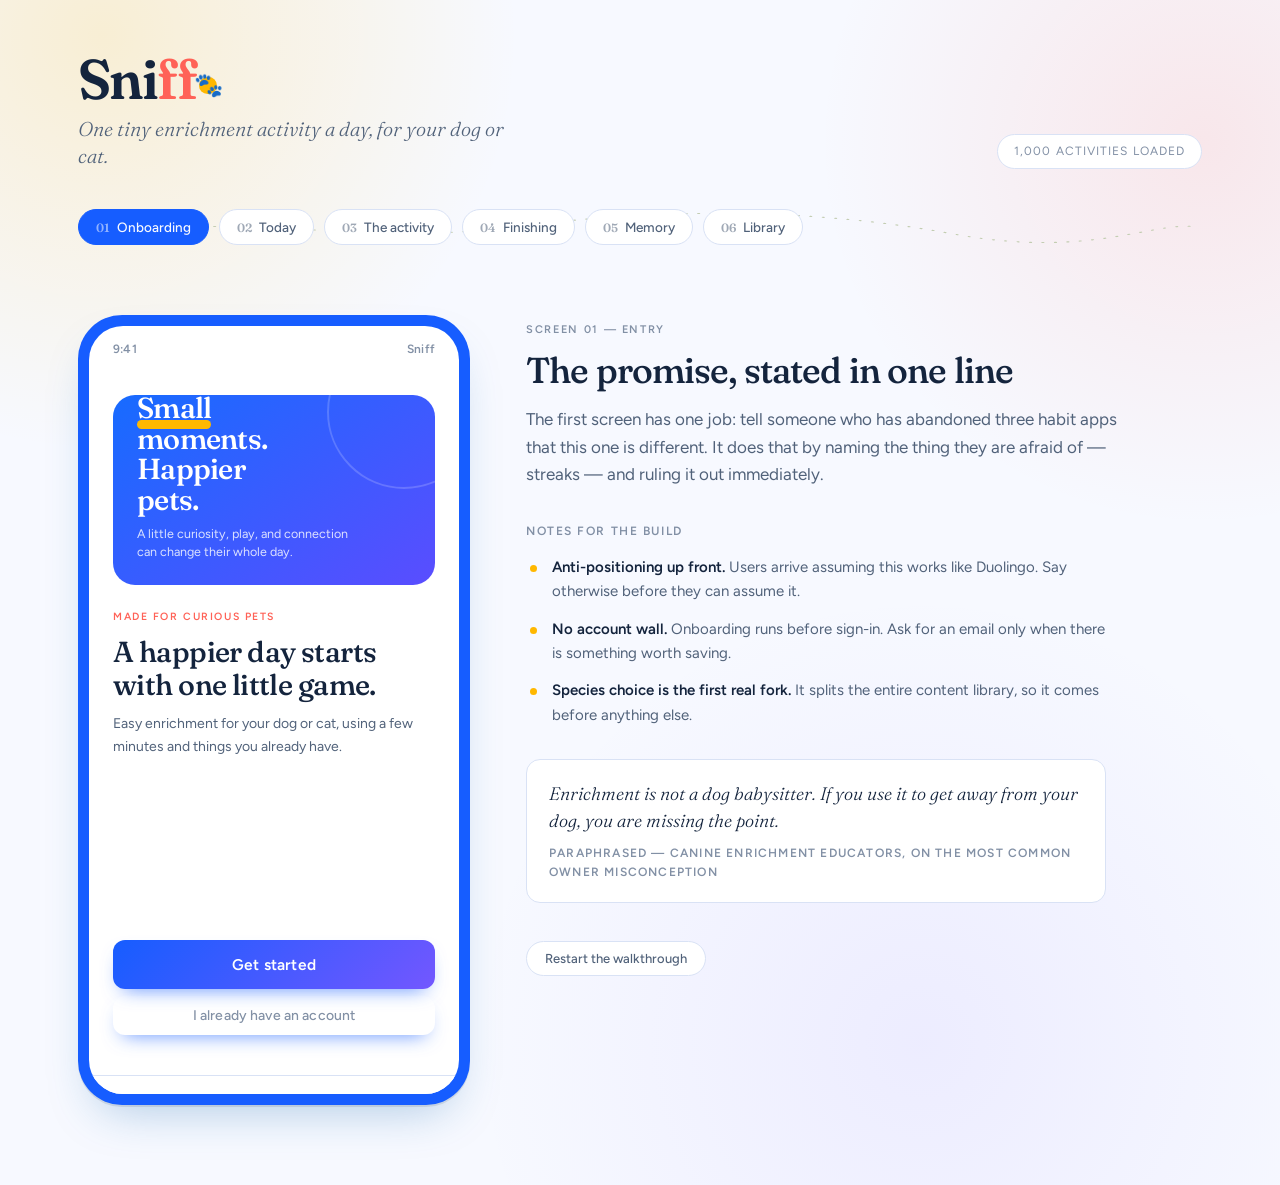
<file: sniff-prototype.html>
<!DOCTYPE html>
<html lang="en">
<head>
<meta charset="utf-8">
<meta name="viewport" content="width=device-width, initial-scale=1">
<title>Sniff — interactive prototype</title>
<link rel="preconnect" href="https://fonts.googleapis.com">
<link rel="preconnect" href="https://fonts.gstatic.com" crossorigin>
<link href="https://fonts.googleapis.com/css2?family=Fraunces:opsz,wght@9..144,300..700&family=Figtree:wght@400;500;600&display=swap" rel="stylesheet">
<style>
:root{
  --paper:#F7F9FF;
  --paper-deep:#EAF0FF;
  --card:#FFFFFF;
  --ink:#14243D;
  --ink-soft:#51627A;
  --ink-faint:#8290A5;
  --line:#D9E2F5;
  --moss:#165DFF;
  --grass:#FFB800;
  --grass-deep:#165DFF;
  --ochre:#FFB800;
  --ochre-pale:#FFF6DA;
  --ochre-deep:#8A5A00;
  --clay:#FF6257;
  --violet:#7357FF;
  --r:14px;
  --display:"Fraunces",Georgia,"Times New Roman",serif;
  --body:"Figtree",-apple-system,BlinkMacSystemFont,"Segoe UI",system-ui,sans-serif;
}
*{box-sizing:border-box;margin:0;padding:0}
html{-webkit-text-size-adjust:100%}
body{
  background:radial-gradient(circle at 8% 3%,rgba(255,184,0,.17),transparent 26rem),radial-gradient(circle at 94% 12%,rgba(255,98,87,.12),transparent 24rem),radial-gradient(circle at 72% 88%,rgba(115,87,255,.08),transparent 28rem),var(--paper);
  color:var(--ink);
  font-family:var(--body);
  font-size:16px;
  line-height:1.6;
  -webkit-font-smoothing:antialiased;
}
:focus-visible{outline:2px solid var(--grass-deep);outline-offset:3px;border-radius:4px}
button{font-family:inherit;font-size:inherit;color:inherit;border:none;background:none;cursor:pointer}
input{font-family:inherit;font-size:inherit;color:inherit}
.wrap{max-width:1180px;margin:0 auto;padding:0 28px}

/* ---------- masthead ---------- */
.mast{padding:52px 0 30px}
.mast-row{display:flex;align-items:flex-end;justify-content:space-between;gap:32px;flex-wrap:wrap}
.brand{font-family:var(--display);font-size:56px;font-weight:600;letter-spacing:-.028em;line-height:.95;font-variation-settings:"SOFT" 60,"WONK" 1}
.brand em{font-style:normal;color:var(--clay)}
.tag{font-family:var(--display);font-size:20px;font-weight:300;font-style:italic;color:var(--ink-soft);margin-top:10px;max-width:34ch;line-height:1.35}
.stamp{border:1px solid var(--line);border-radius:999px;padding:7px 16px;font-size:12px;letter-spacing:.09em;text-transform:uppercase;color:var(--ink-faint);white-space:nowrap;background:var(--card)}

/* ---------- scent trail nav ---------- */
.trail{position:relative;margin:34px 0 40px;padding-top:6px}
.trail-svg{position:absolute;inset:0;width:100%;height:100%;pointer-events:none;overflow:visible}
.trail-btns{position:relative;display:flex;gap:10px;flex-wrap:wrap}
.tbtn{
  background:var(--card);border:1px solid var(--line);border-radius:999px;
  padding:9px 17px;font-size:13.5px;font-weight:500;color:var(--ink-soft);
  transition:background .16s,border-color .16s,color .16s;
}
.tbtn:hover{border-color:var(--grass-deep);color:var(--ink)}
.tbtn[aria-current="true"]{background:var(--moss);border-color:var(--moss);color:var(--paper)}
.tbtn span{font-family:var(--display);font-size:12px;opacity:.55;margin-right:7px;font-weight:600}

/* ---------- stage ---------- */
.stage{display:grid;grid-template-columns:392px minmax(0,1fr);gap:56px;align-items:start;padding-bottom:80px}

/* ---------- phone ---------- */
.phone-col{position:sticky;top:28px}
.phone{
  width:392px;height:790px;background:var(--moss);border-radius:44px;padding:11px;
  box-shadow:0 2px 0 rgba(20,36,61,.10),0 22px 48px -20px rgba(23,104,172,.36);
}
.glass{
  width:100%;height:100%;background:var(--card);border-radius:34px;overflow:hidden;
  display:flex;flex-direction:column;position:relative;
}
.status{
  flex:0 0 auto;display:flex;justify-content:space-between;align-items:center;
  padding:14px 24px 4px;font-size:12px;font-weight:600;color:var(--ink-faint);letter-spacing:.02em;
}
.screen{flex:1 1 auto;overflow-y:auto;overflow-x:hidden;display:flex;flex-direction:column;padding:12px 24px 20px}
.screen::-webkit-scrollbar{width:0}
.nav{
  flex:0 0 auto;display:flex;border-top:1px solid var(--line);background:var(--card);
  padding:9px 10px calc(9px + env(safe-area-inset-bottom));
}
.nav button{flex:1;display:flex;flex-direction:column;align-items:center;gap:4px;padding:5px 0;font-size:10.5px;font-weight:500;color:var(--ink-faint);letter-spacing:.02em}
.nav button[aria-current="true"]{color:var(--ink)}
.nav svg{width:21px;height:21px;stroke:currentColor;fill:none;stroke-width:1.6;stroke-linecap:round;stroke-linejoin:round}

/* ---------- in-app type ---------- */
.eyebrow{font-size:10.5px;letter-spacing:.15em;text-transform:uppercase;color:var(--ink-faint);font-weight:600}
.h-lg{font-family:var(--display);font-size:29px;font-weight:500;letter-spacing:-.02em;line-height:1.14;font-variation-settings:"SOFT" 50,"WONK" 1}
.h-md{font-family:var(--display);font-size:23px;font-weight:500;letter-spacing:-.015em;line-height:1.2;font-variation-settings:"SOFT" 50}
.body-sm{font-size:14px;line-height:1.62;color:var(--ink-soft)}
.body-xs{font-size:12.5px;line-height:1.55;color:var(--ink-faint)}

/* ---------- controls ---------- */
.btn{
  display:block;width:100%;text-align:center;background:linear-gradient(135deg,var(--moss),var(--violet));color:#fff;
  border-radius:12px;padding:15px;font-size:15.5px;font-weight:600;letter-spacing:.01em;
  box-shadow:0 9px 20px -10px rgba(22,93,255,.75);transition:transform .14s,box-shadow .16s,opacity .16s;
}
.btn:hover{opacity:.96;transform:translateY(-1px);box-shadow:0 12px 24px -10px rgba(22,93,255,.85)}
.btn:active{transform:scale(.985)}
.btn.ghost{background:transparent;color:var(--ink-faint);font-weight:500;font-size:14px;padding:11px}
.btn.ghost:hover{color:var(--ink)}
.btn:disabled{opacity:.32;cursor:not-allowed}
.btn.line{background:transparent;color:var(--ink);border:1px solid var(--line);font-weight:500}

.chip{
  border:1px solid var(--line);background:var(--card);border-radius:11px;
  padding:11px 14px;font-size:14px;font-weight:500;text-align:left;transition:all .14s;
}
.chip:hover{border-color:#9CB8FA;transform:translateY(-1px);box-shadow:0 8px 18px -14px rgba(22,93,255,.7)}
.chip[aria-pressed="true"]{background:linear-gradient(135deg,var(--moss),var(--violet));border-color:transparent;color:#fff;box-shadow:0 8px 18px -12px rgba(22,93,255,.8)}
.chip.sm{padding:7px 13px;font-size:12.5px;border-radius:999px}
.grid2{display:grid;grid-template-columns:1fr 1fr;gap:9px}
.flow{display:flex;flex-wrap:wrap;gap:7px}
.field{
  width:100%;border:1px solid var(--line);background:var(--card);border-radius:11px;
  padding:14px;font-size:16px;font-weight:500;
}
.field:focus{outline:none;border-color:var(--grass-deep)}
.spacer{flex:1 1 auto;min-height:16px}

/* ---------- activity card ---------- */
.act-art{
  height:150px;border-radius:var(--r);display:flex;align-items:center;justify-content:center;
  background:linear-gradient(145deg,#EEF4FF,#FFF3D7);position:relative;overflow:hidden;
}
.act-art svg{width:96px;height:96px}
.mark{stroke:var(--grass-deep);fill:none;stroke-width:2.1;stroke-linecap:round;stroke-linejoin:round}
.mark-fill{fill:var(--grass-deep);stroke:none}
.meta{display:flex;flex-wrap:wrap;gap:6px}
.pill{
  font-size:11.5px;font-weight:500;padding:4px 10px;border-radius:999px;
  background:var(--paper-deep);color:var(--ink-soft);
}
.why{
  background:var(--ochre-pale);border-radius:12px;padding:13px 15px;
}
.why .eyebrow{color:var(--ochre-deep)}
.why p{font-size:13.5px;line-height:1.58;color:var(--ochre-deep);margin-top:5px}
.step{display:flex;gap:12px;align-items:flex-start}
.step-n{
  flex:0 0 auto;width:22px;height:22px;border-radius:50%;background:var(--paper-deep);
  font-size:11.5px;font-weight:600;display:flex;align-items:center;justify-content:center;
  color:var(--ink-soft);margin-top:1px;
}
.step p{font-size:14px;line-height:1.55}
.safety{display:flex;gap:9px;align-items:flex-start;font-size:12.5px;line-height:1.5;color:var(--clay)}
.safety svg{flex:0 0 auto;width:15px;height:15px;stroke:currentColor;fill:none;stroke-width:1.8;margin-top:3px}

/* ---------- pet header ---------- */
.pet-row{display:flex;align-items:center;gap:10px}
.avatar{
  width:38px;height:38px;border-radius:13px;background:var(--paper-deep);
  display:flex;align-items:center;justify-content:center;
  font-family:var(--display);font-size:21px;font-weight:600;color:var(--moss);
  box-shadow:inset 0 0 0 1px var(--line);
}
.pet-hero{height:190px;border-radius:22px;display:flex;flex-direction:column;align-items:flex-start;justify-content:flex-end;padding:24px;background:linear-gradient(145deg,#176BFF 0%,#5A4DFF 100%);position:relative;overflow:hidden;color:#fff}
.pet-hero::before{content:"";position:absolute;width:150px;height:150px;border:2px solid rgba(255,255,255,.18);border-radius:50%;right:-46px;top:-60px}
.pet-hero::after{content:"";position:absolute;width:74px;height:9px;border-radius:999px;background:var(--grass);left:24px;top:25px}
.hero-message{font-family:var(--display);font-size:29px;font-weight:550;line-height:1.05;letter-spacing:-.025em;max-width:9ch;position:relative;z-index:1}
.hero-sub{font-size:12.5px;line-height:1.45;color:rgba(255,255,255,.82);margin-top:10px;max-width:27ch;position:relative;z-index:1}
.pet-face{width:90px;height:90px;border-radius:28px;display:grid;place-items:center;font-size:52px;line-height:1;background:#fff;box-shadow:0 12px 28px rgba(8,54,94,.18);transform:rotate(-4deg);position:relative;z-index:1}
.pet-face.cat{transform:rotate(5deg);background:#FFF3D9}
.pet-line{position:relative;display:block;width:52px;height:45px;border:3px solid currentColor;border-radius:45% 45% 48% 48%;color:var(--moss);background:#fff}
.pet-line::before,.pet-line::after{content:"";position:absolute;z-index:-1;width:20px;height:25px;border:3px solid currentColor;background:#fff;top:-12px}
.pet-line::before{left:-6px;transform:rotate(-26deg);border-radius:14px 8px 12px 8px}
.pet-line::after{right:-6px;transform:rotate(26deg);border-radius:8px 14px 8px 12px}
.pet-line.cat::before,.pet-line.cat::after{width:19px;height:22px;top:-9px;border-radius:3px}
.pet-line.cat::before{left:0;transform:rotate(-16deg)}
.pet-line.cat::after{right:0;transform:rotate(16deg)}
.pet-line i{position:absolute;left:50%;top:25px;width:8px;height:6px;transform:translateX(-50%);background:currentColor;border-radius:50% 50% 65% 65%}
.pet-line i::before,.pet-line i::after{content:"";position:absolute;width:5px;height:7px;background:currentColor;border-radius:50%;top:-13px}
.pet-line i::before{left:-11px}.pet-line i::after{right:-11px}
.pet-face .pet-line{transform:scale(1.15)}
.species-art{width:64px;height:60px;border-radius:18px;background:linear-gradient(145deg,#EEF4FF,#FFF7E3);display:flex;align-items:center;justify-content:center;isolation:isolate;flex:0 0 auto}
.species-logo{display:block;width:100%;height:100%;border-radius:inherit;background-image:url('sniff-hero-pets-v2.png');background-repeat:no-repeat;background-size:200% auto;background-position-y:center}
.species-logo.dog{background-position-x:left}.species-logo.cat{background-position-x:right}
.species-grid{display:grid;grid-template-columns:1fr 1fr;gap:9px}
.species-grid .chip{padding:13px 11px;display:flex;align-items:center;gap:9px;min-width:0}
.species-grid .species-art{width:42px;height:42px;border-radius:13px;font-size:23px}
.species-grid .pet-line{transform:scale(.68)}
.brand-paw{display:inline-flex;align-items:center;justify-content:center;width:.76em;height:.76em;margin-left:.12em;border-radius:50%;background:var(--grass);color:var(--moss);font-family:var(--body);font-size:.42em;vertical-align:.24em}

/* ---------- memory scrapbook ---------- */
.book{display:grid;grid-template-columns:repeat(3,1fr);gap:9px}
.snap{
  aspect-ratio:1;border-radius:9px;padding:9px;display:flex;flex-direction:column;
  justify-content:space-between;background:var(--paper-deep);
}
.snap svg{width:26px;height:26px}
.snap .d{font-size:10px;font-weight:600;color:var(--ink-soft);letter-spacing:.02em}
.snap.photo{background:var(--grass);}
.snap.photo .d{color:var(--moss)}
.snap.photo .mark{stroke:var(--moss)}
.snap.photo .mark-fill{fill:var(--moss)}
.stat-row{display:flex;gap:9px}
.stat{flex:1;background:var(--paper-deep);border-radius:11px;padding:11px 13px}
.stat b{display:block;font-family:var(--display);font-size:25px;font-weight:600;line-height:1.1;letter-spacing:-.02em}
.stat span{font-size:11px;color:var(--ink-faint);font-weight:500}
.note{
  border-left:2px solid var(--grass);padding-left:12px;font-size:12.5px;
  line-height:1.55;color:var(--ink-faint);
}

/* ---------- library rows ---------- */
.row{display:flex;gap:12px;align-items:center;padding:11px 0;border-bottom:1px solid var(--line);width:100%;text-align:left}
.row:last-child{border-bottom:none}
.row-art{flex:0 0 auto;width:46px;height:46px;border-radius:10px;background:var(--paper-deep);display:flex;align-items:center;justify-content:center}
.row-art svg{width:26px;height:26px}
.row-b{min-width:0;flex:1}
.row-b p{font-size:14.5px;font-weight:500;line-height:1.3}
.row-b span{font-size:11.5px;color:var(--ink-faint)}
.heart{flex:0 0 auto;width:17px;height:17px;stroke:var(--ink-faint);fill:none;stroke-width:1.7}
.heart.on{stroke:var(--clay);fill:var(--clay)}

/* ---------- reaction ---------- */
.react{display:grid;grid-template-columns:1fr 1fr;gap:9px}
.react button{
  border:1px solid var(--line);border-radius:12px;padding:15px 10px;background:var(--card);
  font-size:13.5px;font-weight:500;transition:all .14s;
}
.react button:hover{border-color:var(--ink-faint)}
.photo-slot{
  height:118px;border:1px dashed var(--line);border-radius:12px;display:flex;
  flex-direction:column;align-items:center;justify-content:center;gap:6px;width:100%;
  color:var(--ink-faint);font-size:13px;font-weight:500;transition:all .14s;
}
.photo-slot:hover{border-color:var(--grass-deep);color:var(--ink-soft)}
.photo-slot.filled{background:var(--grass);border:none;color:var(--moss)}
.photo-slot svg{width:22px;height:22px;stroke:currentColor;fill:none;stroke-width:1.6}

/* ---------- annotation panel ---------- */
.panel{padding-top:6px}
.panel-kicker{font-size:11px;letter-spacing:.15em;text-transform:uppercase;color:var(--ink-faint);font-weight:600}
.panel h2{font-family:var(--display);font-size:36px;font-weight:500;letter-spacing:-.024em;line-height:1.1;margin:12px 0 16px;font-variation-settings:"SOFT" 50,"WONK" 1}
.panel .lede{font-size:17px;line-height:1.6;color:var(--ink-soft);max-width:56ch}
.panel h3{font-size:12px;letter-spacing:.13em;text-transform:uppercase;color:var(--ink-faint);font-weight:600;margin:34px 0 14px}
.pnotes{list-style:none;max-width:58ch}
.pnotes li{position:relative;padding-left:26px;margin-bottom:13px;font-size:15px;line-height:1.62;color:var(--ink-soft)}
.pnotes li::before{
  content:"";position:absolute;left:4px;top:10px;width:7px;height:7px;
  border-radius:50%;background:var(--grass);
}
.pnotes li b{font-weight:600;color:var(--ink)}
.callout{
  background:var(--card);border:1px solid var(--line);border-radius:var(--r);
  padding:20px 22px;margin-top:32px;max-width:58ch;
}
.callout p{font-family:var(--display);font-size:18px;font-weight:300;font-style:italic;line-height:1.5;color:var(--ink)}
.callout cite{display:block;margin-top:10px;font-family:var(--body);font-style:normal;font-size:12px;letter-spacing:.1em;text-transform:uppercase;color:var(--ink-faint);font-weight:600}
.reset{margin-top:38px}
.reset button{border:1px solid var(--line);border-radius:999px;padding:9px 18px;font-size:13px;font-weight:500;color:var(--ink-soft);background:var(--card)}
.reset button:hover{border-color:var(--ink-faint);color:var(--ink)}

@media (max-width:980px){
  .stage{grid-template-columns:1fr;gap:44px}
  .phone-col{position:static;display:flex;justify-content:center}
  .brand{font-size:44px}
  .panel h2{font-size:29px}
}
@media (max-width:440px){
  .wrap{padding:0 16px}
  .phone{width:100%;max-width:392px;height:740px}
}
@media (prefers-reduced-motion:reduce){
  *{transition:none!important;animation:none!important}
}
</style>
</head>
<body>

<div class="wrap">

  <header class="mast">
    <div class="mast-row">
      <div>
        <div class="brand">Sni<em>ff</em><span class="brand-paw" aria-hidden="true">🐾</span></div>
        <p class="tag">One tiny enrichment activity a day, for your dog or cat.</p>
      </div>
      <div class="stamp">1,000 activities loaded</div>
    </div>

    <nav class="trail" aria-label="Walkthrough sections">
      <svg class="trail-svg" viewBox="0 0 900 60" preserveAspectRatio="none" aria-hidden="true">
        <path d="M10 46 C 130 12, 230 62, 350 34 S 590 8, 700 44 S 860 26, 895 34"
              fill="none" stroke="#C3CDB2" stroke-width="1.6" stroke-linecap="round" stroke-dasharray="1 9"/>
      </svg>
      <div class="trail-btns" id="trail"></div>
    </nav>
  </header>

  <div class="stage">

    <div class="phone-col">
      <div class="phone">
        <div class="glass">
          <div class="status">
            <span>9:41</span>
            <span id="statusRight">Sniff</span>
          </div>
          <div class="screen" id="screen"></div>
          <div class="nav" id="navbar" hidden></div>
        </div>
      </div>
    </div>

    <div class="panel">
      <div class="panel-kicker" id="pKicker">Screen</div>
      <h2 id="pTitle">Loading</h2>
      <p class="lede" id="pLede"></p>
      <h3>Notes for the build</h3>
      <ul class="pnotes" id="pNotes"></ul>
      <div class="callout" id="pQuote" hidden>
        <p id="pQuoteText"></p>
        <cite id="pQuoteCite"></cite>
      </div>
      <div class="reset">
        <button onclick="hardReset()">Restart the walkthrough</button>
      </div>
    </div>

  </div>
</div>

<script src="activities-data.js"></script>
<script>
/* ============ category marks ============ */
const MARKS = {
  foraging:'<circle cx="16" cy="30" r="2.6" class="mark-fill"/><circle cx="30" cy="20" r="2.6" class="mark-fill"/><circle cx="45" cy="33" r="2.6" class="mark-fill"/><circle cx="34" cy="44" r="2.6" class="mark-fill"/><path d="M8 52 C 20 44, 24 32, 34 26 S 52 20, 56 10" class="mark"/>',
  cognitive:'<rect x="10" y="10" width="14" height="14" rx="2.5" class="mark"/><rect x="26" y="10" width="14" height="14" rx="2.5" class="mark"/><rect x="42" y="10" width="14" height="14" rx="2.5" class="mark"/><rect x="10" y="26" width="14" height="14" rx="2.5" class="mark"/><rect x="26" y="26" width="14" height="14" rx="2.5" class="mark-fill"/><rect x="42" y="26" width="14" height="14" rx="2.5" class="mark"/><rect x="10" y="42" width="14" height="14" rx="2.5" class="mark"/><rect x="26" y="42" width="14" height="14" rx="2.5" class="mark"/><rect x="42" y="42" width="14" height="14" rx="2.5" class="mark"/>',
  sensory:'<circle cx="33" cy="33" r="3.4" class="mark-fill"/><path d="M33 21 A 12 12 0 0 1 33 45" class="mark"/><path d="M33 13 A 20 20 0 0 1 33 53" class="mark"/><path d="M33 5 A 28 28 0 0 1 33 61" class="mark"/>',
  physical:'<path d="M8 42 L 20 22 L 30 38 L 42 16 L 52 34 L 60 24" class="mark"/><circle cx="20" cy="22" r="3" class="mark-fill"/><circle cx="42" cy="16" r="3" class="mark-fill"/>',
  passive:'<path d="M14 40 A 20 20 0 0 1 54 40" class="mark"/><path d="M22 48 A 12 12 0 0 1 46 48" class="mark"/><path d="M8 56 L 60 56" class="mark"/>',
  social:'<circle cx="25" cy="33" r="15" class="mark"/><circle cx="43" cy="33" r="15" class="mark"/><circle cx="34" cy="33" r="3.2" class="mark-fill"/>'
};
const CATNAME = {foraging:'Foraging',cognitive:'Cognitive',sensory:'Sensory',physical:'Physical',passive:'Calming',social:'Social'};
const SPECIES = {
  dog:['Dog','🐶','Luna'],cat:['Cat','🐱','Milo'],rabbit:['Rabbit','🐰','Clover'],'guinea-pig':['Guinea pig','🐹','Pip'],hamster:['Hamster','🐹','Peanut'],
  parrot:['Parrot','🦜','Kiwi'],rat:['Rat','🐀','Remy'],ferret:['Ferret','🐾','Noodle'],chinchilla:['Chinchilla','🐭','Dusty'],bird:['Bird','🐦','Sunny'],
  'bearded-dragon':['Bearded dragon','🦎','Spike'],'betta-fish':['Betta fish','🐟','Finn'],turtle:['Turtle','🐢','Shelly'],'hermit-crab':['Hermit crab','🦀','Sandy'],
  fish:['Fish','🐠','Bubbles'],gecko:['Gecko','🦎','Echo'],snake:['Snake','🐍','Noodle'],toad:['Toad','🐸','Moss'],axolotl:['Axolotl','🫧','Lotl']
};
function mark(cat,cls){return '<svg viewBox="0 0 66 66" aria-hidden="true" class="'+(cls||'')+'">'+MARKS[cat]+'</svg>';}
function petLine(sp){return '<span class="pet-line '+sp+'" aria-hidden="true"><i></i></span>';}
function speciesLabel(sp){return (SPECIES[sp]||[sp])[0];}
function speciesIcon(sp){return (SPECIES[sp]||['','🐾'])[1];}
function speciesArt(sp){return sp==='dog'||sp==='cat'?'<span class="species-logo '+sp+'" aria-hidden="true"></span>':'<span aria-hidden="true">'+speciesIcon(sp)+'</span>';}

/* ============ content library ============ */
const CURATED_LIB = [
  /* ---- dog ---- */
  {id:'d1',sp:'dog',t:'Towel burrito',cat:'foraging',tier:1,min:3,mat:['A hand towel','Her kibble'],
   desc:'A rolled-up towel hides her dinner. She unrolls it with her nose.',
   why:'Unrolling and sniffing satisfies the scavenging instinct that a food bowl skips entirely. Nose work is genuinely tiring — a few minutes of it does more than a longer walk.',
   steps:['Lay a hand towel flat on the floor.','Scatter a handful of kibble across it.','Roll the towel up loosely, like a burrito.','Hand it over and let her work it out.'],
   safe:'Stay in the room — some dogs try to eat fabric.'},
  {id:'d2',sp:'dog',t:'Scatter feed',cat:'foraging',tier:1,min:2,mat:['Her kibble'],
   desc:'Instead of a bowl, throw the meal across the grass or a rug.',
   why:'Turns a ten-second meal into five minutes of foraging. The easiest possible entry point — it costs you nothing and changes nothing except the container.',
   steps:['Take her usual portion of kibble.','Toss it in a wide arc across grass or a textured rug.','Let her find every piece at her own pace.'],
   safe:null},
  {id:'d3',sp:'dog',t:'Three cups',cat:'cognitive',tier:1,min:4,mat:['3 cups or bowls','A few treats'],
   desc:'Classic shell game. She has to work out which cup is hiding the treat.',
   why:'Problem-solving with an obvious payoff. Builds confidence quickly because the success rate is high, which matters more than difficulty early on.',
   steps:['Line up three cups upside down while she watches.','Put a treat under one of them.','Let her go find it.','Once she gets it, shuffle the cups before releasing her.'],
   safe:null},
  {id:'d4',sp:'dog',t:'Muffin tin puzzle',cat:'cognitive',tier:2,min:5,mat:['Muffin tin','Tennis balls or rolled socks','Treats'],
   desc:'Treats in the cups, balls on top. She has to move the balls to get the food.',
   why:'Two problems stacked: find which cups have food, then figure out how to move the cover. A genuine step up from the three-cup game.',
   steps:['Drop a treat into a few of the muffin cups — not all of them.','Cover every cup with a tennis ball or a rolled sock.','Set it on the floor and step back.','Let her nose or paw the balls out.'],
   safe:'Use balls too big to swallow, and take the tin away when she is done.'},
  {id:'d5',sp:'dog',t:'Toilet roll parcels',cat:'foraging',tier:2,min:3,mat:['Cardboard tubes','Her kibble'],
   desc:'Kibble inside a tube with the ends folded shut. She has to open it.',
   why:'Licensed destruction. Shredding is a natural behaviour, and giving her something she is allowed to tear apart takes the pressure off your furniture.',
   steps:['Drop a few pieces of kibble into an empty cardboard tube.','Fold both ends closed.','Make two or three of these and scatter them.','Let her shred. Pick up the pieces afterwards.'],
   safe:'Supervise closely and remove cardboard she tries to swallow.'},
  {id:'d6',sp:'dog',t:'Find it',cat:'cognitive',tier:2,min:5,mat:['A few treats'],
   desc:'Hide treats around one room and send her looking.',
   why:'A searching game she can play anywhere for the rest of her life. It also gives you a useful cue for redirecting her attention when you need it.',
   steps:['Say "find it" and toss a treat where she can see it land.','Praise when she gets it. Repeat until she knows the phrase.','Now hide one while she is not watching.','Send her with "find it" and let her use her nose.'],
   safe:null},
  {id:'d7',sp:'dog',t:'Frozen lick mat',cat:'passive',tier:1,min:3,mat:['Lick mat or a flat plate','Plain yoghurt or peanut butter'],
   desc:'Spread, freeze, hand over. Slow licking settles a wound-up dog.',
   why:'Licking is a self-soothing behaviour — it lowers arousal rather than raising it. This is the one to reach for after a stimulating day, or before you need her to settle.',
   steps:['Spread a thin layer of plain yoghurt or peanut butter across a lick mat.','Freeze for at least an hour.','Give it to her somewhere she likes to lie down.','Let her work at it until it is clean.'],
   safe:'Check the peanut butter has no xylitol — it is toxic to dogs.'},
  {id:'d8',sp:'dog',t:'Sniff-led walk',cat:'sensory',tier:1,min:15,mat:['Her lead'],
   desc:'Same walk, except she picks where you stop and for how long.',
   why:'A normal walk is your route at your pace. Letting her lead turns it into an information-gathering exercise, which is what her nose is actually for.',
   steps:['Head out on a familiar route with a loose lead.','When she stops to sniff, stop with her.','Wait until she is finished. Do not hurry her along.','Cover less ground than usual. That is the point.'],
   safe:null},
  {id:'d9',sp:'dog',t:'Box tunnel',cat:'physical',tier:3,min:10,mat:['Cardboard boxes','A few treats'],
   desc:'Build a short tunnel or obstacle run out of boxes and chairs.',
   why:'Novel physical shapes ask her to think about where her body is — useful coordination work, and a good rainy-day substitute for a long walk.',
   steps:['Open both ends of two or three boxes and line them up.','Add a chair to duck under or a cushion to step over.','Toss a treat through and encourage her to follow it.','Rearrange the layout and go again.'],
   safe:'Keep the run low and flat. Skip it for senior dogs or any joint issues.'},
  {id:'d10',sp:'dog',t:'Spin both ways',cat:'physical',tier:2,min:3,mat:['A few treats'],
   desc:'Teach a spin clockwise, then an anticlockwise twist.',
   why:'Curving the spine both directions is quietly good for long-term mobility. Works at any age — a senior dog spinning slowly gets the same benefit.',
   steps:['Hold a treat at her nose and lead it in a slow circle.','Mark and reward the moment she completes the turn.','Name it "spin". Practise three or four times.','Now teach the other direction and call it "twist".'],
   safe:null},
  {id:'d11',sp:'dog',t:'Herb patch',cat:'sensory',tier:2,min:5,mat:['Dried rosemary, lavender or mint'],
   desc:'Rub safe herbs onto rocks or furniture legs and let her investigate.',
   why:'New smells in a familiar place. Her environment stops being fully mapped, which is more interesting to a dog than almost anything you can buy.',
   steps:['Take a pinch of dried rosemary, lavender or mint.','Rub it onto two or three surfaces at nose height.','Bring her in and say nothing.','Let her find them in her own time.'],
   safe:'Use dried culinary herbs only. Essential oils are not safe for this.'},

  /* ---- cat ---- */
  {id:'c1',sp:'cat',t:'Bandana roll',cat:'foraging',tier:1,min:3,mat:['A cloth or bandana','Treats or kibble'],
   desc:'Treats rolled up in a cloth. He has to work the fabric open.',
   why:'Cats forage too — the instinct is just quieter than a dog\'s. Rolling food into fabric turns eating into a short problem worth solving.',
   steps:['Lay a bandana or tea towel flat.','Scatter treats or kibble down the middle.','Roll it up loosely and set it down where he can see.','Let him paw and nose it open.'],
   safe:null},
  {id:'c2',sp:'cat',t:'Paper bag hideout',cat:'passive',tier:1,min:2,mat:['A paper grocery bag'],
   desc:'Open a paper bag on its side and leave it somewhere quiet.',
   why:'Even a cat who never uses it benefits from knowing a hiding place exists. Available cover lowers baseline stress, which is why shelters use it as standard practice.',
   steps:['Take the handles off a paper grocery bag.','Open it out and lay it on its side.','Put it somewhere quiet with a clear view of the room.','Walk away and leave it alone.'],
   safe:'Paper only — plastic bags and handles are a strangulation risk.'},
  {id:'c3',sp:'cat',t:'Bathtub ping pong',cat:'physical',tier:1,min:5,mat:['2–3 ping pong balls'],
   desc:'Drop a few balls in an empty bathtub. The walls keep the game going.',
   why:'The curved sides send the balls back, so the toy chases him as much as he chases it. Sustained movement without you having to be involved.',
   steps:['Make sure the tub is dry.','Drop in two or three ping pong balls.','Let him in and stay nearby to watch.','Leave the balls in for later if he likes it.'],
   safe:null},
  {id:'c4',sp:'cat',t:'Five station hunt',cat:'foraging',tier:2,min:5,mat:['His kibble','5 small saucers or lids'],
   desc:'Split his meal across five spots around the house instead of one bowl.',
   why:'Cats are built to hunt several small meals a day, not eat one large one from a fixed location. Spreading the food out is closer to how they are wired to eat.',
   steps:['Divide his usual portion into five small piles.','Place them in five different spots — some raised, some low.','Vary the locations day to day.','Let him find them across the evening.'],
   safe:'Skip in multi-cat homes where food guarding is an issue.'},
  {id:'c5',sp:'cat',t:'Tube wheel',cat:'physical',tier:2,min:5,mat:['A cardboard tube','Scissors'],
   desc:'Cut a fringe into both ends of a tube so it rolls unpredictably.',
   why:'The fringed ends make it wobble and change direction, which reads as prey behaviour. Unpredictable movement holds a cat\'s attention far longer than a steady roll.',
   steps:['Cut a shallow fringe around both ends of a cardboard tube.','Fold the fringe back so it forms two small wheels.','Roll it across a hard floor.','Drop a treat inside to raise the stakes.'],
   safe:null},
  {id:'c6',sp:'cat',t:'Full hunt sequence',cat:'physical',tier:2,min:6,mat:['A wand toy','One treat'],
   desc:'Stalk, chase, pounce, then a treat to finish the cycle properly.',
   why:'A hunt that never ends in a catch leaves a cat wound up rather than satisfied. Finishing with a treat completes the sequence and is why this settles him afterwards.',
   steps:['Drag the wand toy along the floor, away from him — never toward him.','Let him stalk it. Pause so he can plan.','Let him catch it properly at least twice.','Finish by giving him a treat, then put the toy away.'],
   safe:'Put wand toys away between sessions — the string is a swallowing risk.'},
  {id:'c7',sp:'cat',t:'Box castle',cat:'cognitive',tier:3,min:15,mat:['Several cardboard boxes','Scissors'],
   desc:'Build a small structure with tunnels, doorways and a lookout.',
   why:'Cats read a room in three dimensions. Adding height and hiding places changes the whole map of a space he thought he had memorised.',
   steps:['Gather three or four boxes of different sizes.','Cut doorways so they connect into a run.','Stack one on top to make a lookout.','Leave it alone and let him discover it.'],
   safe:'Remove staples and tape. Make sure the stack cannot topple.'},
  {id:'c8',sp:'cat',t:'Window session',cat:'sensory',tier:1,min:10,mat:['A window'],
   desc:'Clear a sill, sit with him, and let him watch the outside for ten minutes.',
   why:'Watching birds and movement is real sensory work, not idleness. Doing it alongside him also counts as social enrichment, which indoor cats get less of than owners assume.',
   steps:['Clear a sill or pull a chair to a window.','Sit with him without talking or handling him.','Let him watch for as long as he wants.','Repeat at the same time of day so he starts expecting it.'],
   safe:null},
  {id:'c9',sp:'cat',t:'Scent cloth',cat:'sensory',tier:2,min:3,mat:['A clean cloth'],
   desc:'Bring an outside smell indoors on a cloth and leave it out.',
   why:'An indoor cat\'s scent world barely changes. One unfamiliar smell is a genuine event, and a low-effort way to make a familiar room interesting again.',
   steps:['Rub a clean cloth on a fence post, tree or doorstep outside.','Bring it in and leave it on the floor.','Say nothing and let him find it.','Swap it for a fresh one in a few days.'],
   safe:'Avoid anywhere unknown animals may have been if he is unvaccinated.'}
];
const LIB = [...CURATED_LIB,...(window.THOUSAND_ACTIVITIES||[])];

/* ============ state ============ */
const SEED = [
  {id:'s1',cat:'foraging',d:'Nov 18',photo:true},{id:'s2',cat:'passive',d:'Nov 17',photo:true},
  {id:'s3',cat:'cognitive',d:'Nov 16',photo:false},{id:'s4',cat:'sensory',d:'Nov 14',photo:true},
  {id:'s5',cat:'foraging',d:'Nov 13',photo:true},{id:'s6',cat:'physical',d:'Nov 12',photo:false},
  {id:'s7',cat:'foraging',d:'Nov 11',photo:true},{id:'s8',cat:'passive',d:'Nov 10',photo:true},
  {id:'s9',cat:'sensory',d:'Nov 9',photo:false}
];
let S = {};
const STORAGE_KEY = 'sniff-mvp-v1';
const DEV_RESET_ON_OPEN = ['localhost','127.0.0.1',''].includes(window.location.hostname);
function hardReset(clear=true){
  if(clear) localStorage.removeItem(STORAGE_KEY);
  S = {screen:'welcome',sp:null,name:'',age:null,size:null,energy:null,attention:null,
       limits:[],mats:[],act:null,swaps:0,sessions:SEED.slice(),
       done:null,photo:false,reaction:null,favs:['d1','d4'],filter:'all',reactions:{},dismissed:[]};
  render();
  window.scrollTo({top:0,behavior:'smooth'});
}
function boot(){
  // Development previews always start clean; deployed builds may restore a profile.
  if(DEV_RESET_ON_OPEN){hardReset(true);return;}
  try {
    const saved=JSON.parse(localStorage.getItem(STORAGE_KEY));
    if(saved&&saved.screen){S={...saved,attention:saved.attention||null,reactions:saved.reactions||{},dismissed:saved.dismissed||[]};render();return;}
  } catch (_) {}
  hardReset(false);
}
function persist(){try{localStorage.setItem(STORAGE_KEY,JSON.stringify(S));}catch(_){}}

/* ============ selection logic ============ */
function pool(){
  const sp = S.sp || 'dog';
  return LIB.filter(a=>a.sp===sp);
}
function ownsMaterial(required){
  if(!S.mats.length)return true;
  const r=required.toLowerCase();
  const aliases={'kibble':['Kibble'],'treat':['Treats','Kibble'],'towel':['Towels'],'cardboard':['Cardboard'],'cup':['Cups'],'bowl':['Cups'],'muffin':['Muffin tin'],'peanut':['Peanut butter'],'yoghurt':['Yoghurt'],'lick mat':['Lick mat'],'snuffle':['Snuffle mat'],'wand':['Wand toy'],'ping pong':['Ping pong balls'],'paper bag':['Paper bags'],'herb':['Dried herbs']};
  const key=Object.keys(aliases).find(k=>r.includes(k));
  return !key||aliases[key].some(x=>S.mats.includes(x));
}
function isSafe(a){
  const text=(a.t+' '+a.desc+' '+(a.safe||'')).toLowerCase();
  if(S.limits.includes('Mobility issues')&&(a.cat==='physical'||text.includes('jump')))return false;
  if(S.limits.includes('Guards food')&&a.mat.some(m=>/kibble|treat|food|peanut|yoghurt/i.test(m)))return false;
  if(S.limits.includes('Food allergies')&&a.mat.some(m=>/peanut|yoghurt/i.test(m)))return false;
  if((S.limits.includes('Senior')||S.limits.includes('Recovering'))&&a.tier>1)return false;
  return a.mat.every(ownsMaterial);
}
function pick(){
  const p = pool();
  const recent = S.sessions.slice(0,3).map(x=>x.id);
  const maxTier=S.energy==='high'?3:S.energy==='medium'?2:1;
  let ok=p.filter(a=>!recent.includes(a.id)&&!S.dismissed.includes(a.id)&&a.tier<=maxTier&&isSafe(a));
  if(!ok.length)ok=p.filter(a=>!S.dismissed.includes(a.id)&&isSafe(a));
  const loved=Object.entries(S.reactions).filter(([,r])=>r==='loved').map(([id])=>LIB.find(a=>a.id===id)?.cat);
  ok.sort((a,b)=>{
    const lovedScore=loved.filter(x=>x===b.cat).length-loved.filter(x=>x===a.cat).length;
    if(lovedScore)return lovedScore;
    const attentionScore=(b.attention===S.attention)-(a.attention===S.attention);
    if(attentionScore)return attentionScore;
    return a.sourceNumber&&b.sourceNumber?a.sourceNumber-b.sourceNumber:0;
  });
  const list=ok.length?ok:p.filter(isSafe);
  if(!list.length)return p[0];
  if(S.attention==='high')list.sort((a,b)=>b.min-a.min);
  if(S.attention==='low')list.sort((a,b)=>a.min-b.min);
  const day=Math.floor(Date.now()/86400000);
  const petSeed=[...petName()].reduce((n,c)=>n+c.charCodeAt(0),0);
  return list[(day+petSeed+S.swaps)%list.length];
}
function petName(){return S.name.trim() || (SPECIES[S.sp]||['','',S.sp==='cat'?'Milo':'Luna'])[2];}
function initial(){return petName().charAt(0).toUpperCase();}
function todayLabel(){return new Date().toLocaleDateString(undefined,{weekday:'short',day:'numeric',month:'short'});}
function attentionPlan(){
  return S.attention==='high'?'Two short connection moments today':S.attention==='low'?'One easy, independent activity':'One focused play session today';
}

/* ============ walkthrough nav ============ */
const TRAIL = [
  {k:'ob',n:'01',l:'Onboarding',s:'welcome'},
  {k:'today',n:'02',l:'Today',s:'today'},
  {k:'detail',n:'03',l:'The activity',s:'detail'},
  {k:'done',n:'04',l:'Finishing',s:'done'},
  {k:'memory',n:'05',l:'Memory',s:'memory'},
  {k:'library',n:'06',l:'Library',s:'library'}
];
function trailKey(){
  if(['welcome','ob1','ob2','ob3','ob4'].includes(S.screen))return 'ob';
  if(S.screen==='detail')return 'detail';
  if(S.screen==='done'||S.screen==='reacted')return 'done';
  if(S.screen==='memory')return 'memory';
  if(S.screen==='library')return 'library';
  return 'today';
}
function jump(t){
  if(t.s!=='welcome' && !S.sp){S.sp='dog';S.name='Luna';S.energy='medium';S.attention='high';S.mats=['Kibble','Towels','Cardboard','Treats'];}
  if(t.s==='detail'||t.s==='done'){S.act=S.act||pick();}
  S.screen=t.s;render();
}

/* ============ panel copy ============ */
const PANEL = {
  welcome:{k:'Screen 01 — entry',t:'The promise, stated in one line',
    l:'The first screen has one job: tell someone who has abandoned three habit apps that this one is different. It does that by naming the thing they are afraid of — streaks — and ruling it out immediately.',
    n:['<b>Anti-positioning up front.</b> Users arrive assuming this works like Duolingo. Say otherwise before they can assume it.',
       '<b>No account wall.</b> Onboarding runs before sign-in. Ask for an email only when there is something worth saving.',
       '<b>Species choice is the first real fork.</b> It splits the entire content library, so it comes before anything else.'],
    q:['Enrichment is not a dog babysitter. If you use it to get away from your dog, you are missing the point.','Paraphrased — canine enrichment educators, on the most common owner misconception']},
  ob1:{k:'Screen 01 — onboarding',t:'Dog or cat, and nothing else yet',
    l:'One question per screen. Every question has to earn its place by changing what gets recommended — if an answer does not alter the output, cut the question.',
    n:['<b>Cat is not an afterthought.</b> The cat library is written by a feline behaviour consultant, not translated from the dog one. Cat enrichment follows the hunt sequence and leans on scent and environment.',
       '<b>Cat is also the marketing wedge.</b> Dog is the bigger market; cat is the emptier one. Content and paid acquisition should lead with cats.',
       '<b>Target: under three minutes end to end.</b> Six screens maximum.']},
  ob2:{k:'Screen 02 — onboarding',t:'Who the pet actually is',
    l:'Name, age band and size band. The name matters more than it looks — every notification from here on says "Today for Luna", not "Today\'s activity", and that difference shows up in open rates.',
    n:['<b>Bands, not exact figures.</b> Nobody wants to type a birth date. Bands are enough to filter age-inappropriate activities.',
       '<b>Size gates real things.</b> Box tunnels and certain puzzle feeders are not suitable at both ends of the size range.',
       '<b>Multi-pet households get separate profiles</b> — but the daily card still shows one pet at a time. Two activities at once breaks the core promise.']},
  ob3:{k:'Screen 03 — onboarding',t:'Energy and attention are different',
    l:'Intensity describes how active the activity should be. Attention describes how much connection the pet needs. Keeping them separate produces a more accurate daily plan.',
    n:['<b>Limitations are hard filters, never soft weights.</b> A mobility-limited dog must never be shown a box tunnel, regardless of how well it scores otherwise.',
       '<b>Attention controls frequency.</b> A medium-energy pet with high attention needs gets more connection moments without being pushed into high-intensity exercise.',
       '<b>Start everyone at tier one anyway.</b> Even a high-energy dog gets the easiest activities for the first week. Earning trust beats matching capability.',
       '<b>Behaviour problems get their own path.</b> An optional branch here — chewing, barking, night activity, litter box issues — biases early recommendations and routes serious cases toward a professional.']},
  ob4:{k:'Screen 04 — onboarding',t:'What is already in the house',
    l:'This is the screen that makes the product work. Recommending a snuffle mat to someone who does not own one produces guilt, not enrichment. Everything suggested has to be doable in the next ten minutes.',
    n:['<b>The default activity never requires a purchase.</b> Towels, boxes, cups, muffin tins, cardboard tubes, and the food the pet already eats.',
       '<b>Purchasable tools are optional upgrades</b>, surfaced only once someone is consistently doing the free versions.',
       '<b>Re-ask this occasionally.</b> Households acquire lick mats. A quiet prompt every few months keeps the filter accurate.']},
  today:{k:'Screen 05 — the core loop',t:'One activity. That is the whole screen.',
    l:'Everything the product believes is visible here. One thing, chosen for you, small enough to say yes to. The only decision left is whether to do it — and if the answer is no, swapping is free.',
    n:['<b>No streak counter anywhere.</b> Not a chain, not a percentage, not a red anything. This is the single most important differentiator and it has to be visible, not just true in the database.',
       '<b>Swapping is a success, not a defection.</b> Let people cycle three or four times without friction. Someone who swaps until they find something they will actually do has been served well.',
       '<b>Materials are on the card, not buried.</b> "3 min · needs a towel" is enough for the decision. The detail screen is for after they have already said yes.',
       '<b>Skips are signal.</b> A mild down-weight, never a suppression, and never anything the user is told off about.']},
  detail:{k:'Screen 06 — the core loop',t:'Steps, and why any of this matters',
    l:'Four steps, written for someone holding a phone in one hand. Then the part almost nobody else publishes: which instinct this satisfies and why it works.',
    n:['<b>"Why this works" is the retention feature.</b> Owners who understand the mechanism keep going. Owners following instructions stop after a fortnight.',
       '<b>Steps are imperative and single-action.</b> One thing per line, no compound instructions, no paragraph anyone has to parse while a dog is jumping on them.',
       '<b>Safety notes are structured data, not prose.</b> Supervision requirements, choking risks, xylitol, resource-guarding contraindications — a field on the record, surfaced automatically.',
       '<b>Illustration over video for v1.</b> Cheaper at volume, no streaming cost, and a consistent mark system becomes brand equity rather than looking like stock footage.']},
  done:{k:'Screen 07 — the core loop',t:'A photo, a reaction, and out',
    l:'The completion screen does two jobs: capture the emotional payoff, and collect the only feedback signal the recommendation engine needs. Both in under fifteen seconds.',
    n:['<b>The photo is the retention mechanic.</b> Not the counter. Over months it becomes a record of you and your animal that nobody wants to abandon — which is why it sits behind the paywall.',
       '<b>Four reactions, no free text required.</b> Loved it boosts the category and unlocks the next tier. Too hard drops a tier. Not interested suppresses permanently.',
       '<b>Do not over-celebrate.</b> No confetti, no fanfare. Warm and brief. Over-celebrating a three-minute activity is condescending and it wears out fast.',
       '<b>Rest is part of the programme.</b> After a high-arousal activity, tomorrow biases toward something calming. The product should model good practice, not just maximise engagement.']},
  memory:{k:'Screen 08 — looking back',t:'A scrapbook, not a dashboard',
    l:'Cumulative counts only. Forty-two activities this year, never eleven days in a row. The gaps in the grid are not marked as failures because they are not failures.',
    n:['<b>Track cumulative internally too.</b> If the team measures streaks in the analytics, streaks will end up in the product within a year. Do not start.',
       '<b>Say the anti-streak position out loud.</b> Users burned by other apps assume every tracker punishes them. Telling them plainly is worth the pixels.',
       '<b>Monthly recaps are the organic acquisition channel.</b> A shareable card of your pet\'s month costs nothing to generate and gets posted.',
       '<b>Most loved is derived from reactions</b>, and doubles as a re-engagement surface on a low-energy day.']},
  library:{k:'Screen 09 — the escape hatch',t:'For when today\'s card does not fit',
    l:'It is raining, the pet is off-colour, there are guests, there are four minutes before work. The library exists so that the daily card being wrong does not mean the day is lost.',
    n:['<b>Filter by time and materials first.</b> Category filtering is secondary — nobody opens this thinking "I want cognitive". They think "I have five minutes and a cardboard box".',
       '<b>Saved favourites surface at the top</b> and are exempt from the ten-day repeat rule. A pet that loves one game should get to play it.',
       '<b>Full library access is the main paid unlock</b>, alongside multiple pets and the photo memory grid.',
       '<b>Launch with 200 activities</b>, roughly 120 dog and 80 cat. Enough for six months without meaningful repetition. Scale content spend to observed retention, not to ambition.']}
};

/* ============ render ============ */
function render(){
  persist();
  const scr = document.getElementById('screen');
  const nav = document.getElementById('navbar');
  const showNav = ['today','detail','done','reacted','memory','library'].includes(S.screen);
  nav.hidden = !showNav;
  if(showNav) nav.innerHTML = navHTML();
  document.getElementById('statusRight').textContent = showNav ? petName() : 'Sniff';
  scr.innerHTML = SCREENS[S.screen]();
  scr.scrollTop = 0;
  renderTrail();
  renderPanel();
}
function renderTrail(){
  const cur = trailKey();
  document.getElementById('trail').innerHTML = TRAIL.map((t,i)=>
    '<button class="tbtn" aria-current="'+(t.k===cur)+'" onclick="jump(TRAIL['+i+'])"><span>'+t.n+'</span>'+t.l+'</button>'
  ).join('');
}
function renderPanel(){
  const key = ['welcome','ob1','ob2','ob3','ob4','today','detail','done','memory','library'].includes(S.screen)?S.screen:(S.screen==='reacted'?'done':'today');
  const p = PANEL[key];
  document.getElementById('pKicker').textContent = p.k;
  document.getElementById('pTitle').textContent = p.t;
  document.getElementById('pLede').textContent = p.l;
  document.getElementById('pNotes').innerHTML = p.n.map(x=>'<li>'+x+'</li>').join('');
  const q = document.getElementById('pQuote');
  if(p.q){q.hidden=false;document.getElementById('pQuoteText').textContent=p.q[0];document.getElementById('pQuoteCite').textContent=p.q[1];}
  else q.hidden=true;
}
function navHTML(){
  const items=[
    ['today','Today','<path d="M4 6h16M4 12h16M4 18h9"/>'],
    ['library','Library','<rect x="4" y="4" width="7" height="7" rx="1.5"/><rect x="13" y="4" width="7" height="7" rx="1.5"/><rect x="4" y="13" width="7" height="7" rx="1.5"/><rect x="13" y="13" width="7" height="7" rx="1.5"/>'],
    ['memory',petName(),'<rect x="3" y="5" width="18" height="14" rx="2"/><circle cx="9" cy="10" r="2"/><path d="M3 16l5-4 4 3 3-2 6 5"/>']
  ];
  const cur = S.screen==='detail'||S.screen==='done'||S.screen==='reacted'?'today':S.screen;
  return items.map(([k,l,d])=>
    '<button aria-current="'+(k===cur)+'" onclick="go(\''+k+'\')"><svg viewBox="0 0 24 24" aria-hidden="true">'+d+'</svg>'+l+'</button>'
  ).join('');
}

/* ============ actions ============ */
function go(s){S.screen=s;render();}
function setSp(v){S.sp=v;S.name='';S.screen='ob2';render();}
function setName(v){S.name=v;}
function setVal(k,v){S[k]=v;render();}
function toggle(k,v){
  const a=S[k];const i=a.indexOf(v);
  if(i>-1)a.splice(i,1);else a.push(v);
  render();
}
function startDay(){S.act=pick();S.screen='today';render();}
function swap(){S.swaps++;S.act=pick();render();}
function openAct(id){if(id){S.act=LIB.find(a=>a.id===id);}S.screen='detail';render();}
function finish(){S.photo=false;S.reaction=null;S.screen='done';render();}
function snap(){S.photo=!S.photo;render();}
function react(r){
  S.reaction=r;
  S.reactions[S.act.id]=r;
  if(r==='no'&&!S.dismissed.includes(S.act.id))S.dismissed.push(S.act.id);
  S.sessions.unshift({id:S.act.id,cat:S.act.cat,d:new Date().toLocaleDateString(undefined,{month:'short',day:'numeric'}),photo:S.photo});
  S.screen='reacted';render();
}
function fav(id,e){
  e.stopPropagation();
  const i=S.favs.indexOf(id);
  if(i>-1)S.favs.splice(i,1);else S.favs.push(id);
  render();
}
function setFilter(f){S.filter=f;render();}

/* ============ screens ============ */
const SCREENS = {

welcome:()=>`
  <div style="flex:1;display:flex;flex-direction:column;justify-content:center;gap:24px;padding:20px 0">
    <div class="pet-hero" aria-label="Sniff's promise: small moments make happier pets">
      <p class="hero-message">Small moments. Happier pets.</p>
      <p class="hero-sub">A little curiosity, play, and connection can change their whole day.</p>
    </div>
    <div>
      <p class="eyebrow" style="color:var(--clay);margin-bottom:9px">Made for curious pets</p>
      <h1 class="h-lg">A happier day starts with one little game.</h1>
      <p class="body-sm" style="margin-top:12px">Easy enrichment for your dog or cat, using a few minutes and things you already have.</p>
    </div>
    <div class="spacer"></div>
    <div style="display:flex;flex-direction:column;gap:7px">
      <button class="btn" onclick="go('ob1')">Get started</button>
      <button class="btn ghost" onclick="go('ob1')">I already have an account</button>
    </div>
  </div>`,

ob1:()=>`
  <div style="padding-top:26px">
    <p class="eyebrow">Step 1 of 4</p>
    <h2 class="h-md" style="margin-top:10px">Who are we doing this for?</h2>
  </div>
  <div style="margin-top:28px;display:flex;flex-direction:column;gap:11px">
    ${['dog','cat'].map(sp=>`
      <button class="chip" style="padding:20px;display:flex;align-items:center;gap:16px" onclick="setSp('${sp}')">
        <span class="species-art">${speciesArt(sp)}</span>
        <span>
          <span style="display:block;font-size:17px;font-weight:600;text-transform:capitalize">${sp}</span>
          <span style="display:block;font-size:12.5px;color:var(--ink-faint);font-weight:400;margin-top:2px">
            ${sp==='dog'?'Foraging, scent work, problem solving':'Hunting sequences, scent, vertical space'}
          </span>
        </span>
      </button>`).join('')}
  </div>
  <p class="eyebrow" style="margin:24px 0 10px">More pets</p>
  <div class="species-grid">
    ${Object.keys(SPECIES).filter(sp=>sp!=='dog'&&sp!=='cat').map(sp=>`
      <button class="chip" onclick="setSp('${sp}')">
        <span class="species-art">${speciesArt(sp)}</span>
        <span style="font-size:12.5px;font-weight:600;line-height:1.2">${speciesLabel(sp)}</span>
      </button>`).join('')}
  </div>
  <div class="spacer"></div>
  <p class="note">Choose the exact species so the recommendation engine only considers activities written for that kind of pet.</p>`,

ob2:()=>`
  <div style="padding-top:26px">
    <p class="eyebrow">Step 2 of 4</p>
    <h2 class="h-md" style="margin-top:10px">Tell us about your ${speciesLabel(S.sp).toLowerCase()}.</h2>
  </div>
  <div style="margin-top:24px;display:flex;flex-direction:column;gap:20px">
    <div>
      <p class="eyebrow" style="margin-bottom:8px">Name</p>
      <input class="field" id="nm" value="${S.name}" placeholder="${(SPECIES[S.sp]||['','',S.sp==='cat'?'Milo':'Luna'])[2]}" oninput="setName(this.value)" aria-label="Pet name">
    </div>
    <div>
      <p class="eyebrow" style="margin-bottom:8px">Age</p>
      <div class="grid2">
        ${['Under 1','1–7','8–11','12+'].map(a=>
          `<button class="chip" aria-pressed="${S.age===a}" onclick="setVal('age','${a}')">${a}</button>`).join('')}
      </div>
    </div>
    <div>
      <p class="eyebrow" style="margin-bottom:8px">Size</p>
      <div class="grid2">
        ${['Small','Medium','Large','Extra large'].map(a=>
          `<button class="chip" aria-pressed="${S.size===a}" onclick="setVal('size','${a}')">${a}</button>`).join('')}
      </div>
    </div>
  </div>
  <div class="spacer"></div>
  <button class="btn" style="margin-top:20px" onclick="go('ob3')" ${!S.age||!S.size?'disabled':''}>Continue</button>`,

ob3:()=>`
  <div style="padding-top:26px">
    <p class="eyebrow">Step 3 of 4</p>
    <h2 class="h-md" style="margin-top:10px">What kind of engagement does ${petName()} need?</h2>
  </div>
  <p class="eyebrow" style="margin:22px 0 9px">Activity intensity</p>
  <div style="display:flex;flex-direction:column;gap:9px">
    ${[['low','Settles easily, short bursts'],['medium','Keen but not relentless'],['high','Never seems to run out']].map(([k,d])=>
      `<button class="chip" aria-pressed="${S.energy===k}" onclick="setVal('energy','${k}')" style="padding:14px 16px">
        <span style="display:block;font-size:15px;font-weight:600;text-transform:capitalize">${k}</span>
        <span style="display:block;font-size:12.5px;opacity:.72;font-weight:400;margin-top:2px">${d}</span>
      </button>`).join('')}
  </div>
  <p class="eyebrow" style="margin:24px 0 9px">Attention needed</p>
  <div class="grid2">
    ${[['low','Independent'],['medium','Regular check-ins'],['high','Frequent connection']].map(([k,d])=>
      `<button class="chip" aria-pressed="${S.attention===k}" onclick="setVal('attention','${k}')" style="padding:13px 12px">
        <span style="display:block;font-size:14px;font-weight:600;text-transform:capitalize">${k}</span>
        <span style="display:block;font-size:11.5px;opacity:.72;font-weight:400;margin-top:2px">${d}</span>
      </button>`).join('')}
  </div>
  <div style="margin-top:26px">
    <p class="eyebrow" style="margin-bottom:9px">Anything we should avoid?</p>
    <div class="flow">
      ${['Mobility issues','Food allergies','Guards food','Anxious','Senior','Recovering'].map(m=>
        `<button class="chip sm" aria-pressed="${S.limits.includes(m)}" onclick="toggle('limits','${m}')">${m}</button>`).join('')}
    </div>
  </div>
  <div class="spacer"></div>
  <p class="note" style="margin-top:20px">We use both answers separately: intensity shapes the activity; attention shapes how often and how involved it should be.</p>
  <button class="btn" style="margin-top:18px" onclick="go('ob4')" ${!S.energy||!S.attention?'disabled':''}>Continue</button>`,

ob4:()=>`
  <div style="padding-top:26px">
    <p class="eyebrow">Step 4 of 4</p>
    <h2 class="h-md" style="margin-top:10px">What have you got at home?</h2>
    <p class="body-sm" style="margin-top:9px">We only suggest things you can do right now. Tick whatever is lying around.</p>
  </div>
  <div class="flow" style="margin-top:20px">
    ${['Kibble','Treats','Towels','Cardboard','Muffin tin','Cups','Peanut butter','Yoghurt','Lick mat','Snuffle mat','Wand toy','Ping pong balls','Paper bags','Dried herbs'].map(m=>
      `<button class="chip sm" aria-pressed="${S.mats.includes(m)}" onclick="toggle('mats','${m}')">${m}</button>`).join('')}
  </div>
  <div class="spacer"></div>
  <p class="note" style="margin-top:22px">Nothing here needs buying. If you tick only kibble and towels, ${petName()} still gets an activity every day.</p>
  <button class="btn" style="margin-top:18px" onclick="startDay()" ${S.mats.length<2?'disabled':''}>
    ${S.mats.length<2?'Pick at least two':'Done — show me today'}
  </button>`,

today:()=>{
  const a=S.act||pick();
  return `
  <div class="pet-row" style="padding:6px 0 18px">
    <span class="avatar" aria-label="${speciesLabel(S.sp||'dog')} profile">${speciesIcon(S.sp||'dog')}</span>
    <span style="flex:1">
      <span style="display:block;font-size:14.5px;font-weight:600;line-height:1.2">${petName()}</span>
      <span style="display:block;font-size:11.5px;color:var(--ink-faint)">${S.age||'1–7'} · ${S.size||'Medium'} ${speciesLabel(S.sp||'dog').toLowerCase()}</span>
    </span>
    <span class="body-xs">${todayLabel()}</span>
  </div>

  <p class="eyebrow" style="margin-bottom:11px">Today's activity</p>
  <div class="act-art">${mark(a.cat)}</div>

  <h2 class="h-md" style="margin-top:16px">${a.t}</h2>
  <div class="meta" style="margin-top:10px">
    <span class="pill">${a.min} min</span>
    <span class="pill">${CATNAME[a.cat]}</span>
    ${a.mat.map(m=>`<span class="pill">${m}</span>`).join('')}
    ${a.sourceNumber?`<span class="pill">Activity #${a.sourceNumber}</span>`:''}
  </div>
  <div class="why" style="margin-top:13px;background:var(--paper-deep)">
    <p class="eyebrow" style="color:var(--moss)">Personalized for ${petName()}</p>
    <p style="color:var(--ink-soft)">${attentionPlan()}. ${S.energy==='high'?'More active':S.energy==='low'?'Gentle':'Medium-intensity'} ideas, matched to ${S.attention||'medium'} attention needs.</p>
  </div>
  <p class="body-sm" style="margin-top:13px">${a.desc}</p>

  <div class="spacer"></div>
  <div style="display:flex;flex-direction:column;gap:6px;margin-top:18px">
    <button class="btn" onclick="openAct()">Show me how</button>
    <button class="btn ghost" onclick="swap()">Not today — something else</button>
  </div>`;
},

detail:()=>{
  const a=S.act;
  return `
  <div style="display:flex;justify-content:space-between;align-items:center;padding:4px 0 16px">
    <button onclick="go('today')" aria-label="Back" style="display:flex;align-items:center;gap:6px;font-size:13.5px;font-weight:500;color:var(--ink-soft)">
      <svg viewBox="0 0 24 24" style="width:17px;height:17px;stroke:currentColor;fill:none;stroke-width:1.8;stroke-linecap:round;stroke-linejoin:round"><path d="M15 6l-6 6 6 6"/></svg>
      Today
    </button>
    <button onclick="fav('${a.id}',event)" aria-label="Save activity">
      <svg class="heart ${S.favs.includes(a.id)?'on':''}" viewBox="0 0 24 24" style="width:19px;height:19px"><path d="M12 20s-7-4.5-7-9.5A3.5 3.5 0 0 1 12 8a3.5 3.5 0 0 1 7 2.5c0 5-7 9.5-7 9.5z"/></svg>
    </button>
  </div>

  <h2 class="h-md">${a.t}</h2>
  <p class="body-xs" style="margin-top:6px">${CATNAME[a.cat]} · ${a.min} min · ${a.mat.join(', ').toLowerCase()}</p>

  <div class="why" style="margin-top:18px">
    <p class="eyebrow">Why this works</p>
    <p>${a.why}</p>
  </div>

  <p class="eyebrow" style="margin:22px 0 13px">Steps</p>
  <div style="display:flex;flex-direction:column;gap:13px">
    ${a.steps.map((s,i)=>`<div class="step"><span class="step-n">${i+1}</span><p>${s}</p></div>`).join('')}
  </div>

  ${a.safe?`<div class="safety" style="margin-top:20px">
    <svg viewBox="0 0 24 24" aria-hidden="true"><path d="M12 9v4M12 17h.01M10.3 3.9L2 18a2 2 0 0 0 1.7 3h16.6a2 2 0 0 0 1.7-3L13.7 3.9a2 2 0 0 0-3.4 0z" stroke-linecap="round" stroke-linejoin="round"/></svg>
    <span>${a.safe}</span></div>`:''}

  <div class="spacer"></div>
  <button class="btn" style="margin-top:22px" onclick="finish()">Mark done</button>`;
},

done:()=>{
  const a=S.act;
  return `
  <div style="padding-top:26px">
    <p class="eyebrow">${a.t}</p>
    <h2 class="h-md" style="margin-top:9px">Nice. That counts.</h2>
    <p class="body-sm" style="margin-top:9px">Three minutes of nose work is a real thing, not a consolation prize.</p>
  </div>

  <p class="eyebrow" style="margin:26px 0 10px">Add a photo</p>
  <button class="photo-slot ${S.photo?'filled':''}" onclick="snap()">
    ${S.photo
      ? `<svg viewBox="0 0 24 24" aria-hidden="true"><path d="M20 6L9 17l-5-5" stroke-linecap="round" stroke-linejoin="round"/></svg><span>Added to ${petName()}'s book</span>`
      : `<svg viewBox="0 0 24 24" aria-hidden="true"><rect x="3" y="6" width="18" height="14" rx="2"/><circle cx="12" cy="13" r="3.4"/><path d="M8 6l1.5-2h5L16 6"/></svg><span>Tap to add</span>`}
  </button>

  <p class="eyebrow" style="margin:24px 0 10px">How did it go?</p>
  <div class="react">
    <button onclick="react('loved')">Loved it</button>
    <button onclick="react('fine')">Fine</button>
    <button onclick="react('hard')">Too hard</button>
    <button onclick="react('no')">Not interested</button>
  </div>

  <div class="spacer"></div>
  <p class="note" style="margin-top:22px">This is the only feedback the recommendation engine gets. Four taps, no typing.</p>`;
},

reacted:()=>{
  const r=S.reaction;
  const copy={
    loved:['Noted.','We will find more foraging games like this one, and step the difficulty up a little.'],
    fine:['Noted.','Nothing changes. We will keep varying the categories.'],
    hard:['Noted.','We will step back down a level and come at this one again later.'],
    no:['Noted.','You will not see this one again, and we will go lighter on similar activities.']
  }[r];
  return `
  <div style="flex:1;display:flex;flex-direction:column;justify-content:center;gap:22px;padding:20px 0">
    <div class="act-art" style="height:150px">${mark(S.act.cat)}</div>
    <div>
      <h2 class="h-md">${copy[0]}</h2>
      <p class="body-sm" style="margin-top:10px">${copy[1]}</p>
    </div>
    <div class="stat-row">
      <div class="stat"><b>${S.sessions.length}</b><span>activities this month</span></div>
      <div class="stat"><b>${S.sessions.filter(x=>x.photo).length}</b><span>photos saved</span></div>
    </div>
    <p class="note">No streak was started and none can be broken. Tomorrow is a fresh single activity either way.</p>
    <div class="spacer"></div>
    <div style="display:flex;flex-direction:column;gap:6px">
      <button class="btn" onclick="go('memory')">See ${petName()}'s book</button>
      <button class="btn ghost" onclick="go('today')">Back to today</button>
    </div>
  </div>`;
},

memory:()=>`
  <div style="display:flex;justify-content:space-between;align-items:flex-start;padding:6px 0 16px">
    <div>
      <h2 class="h-md">${petName()}'s book</h2>
      <p class="body-xs" style="margin-top:3px">November</p>
    </div>
    <span class="avatar" aria-label="${speciesLabel(S.sp||'dog')} profile">${speciesIcon(S.sp||'dog')}</span>
  </div>

  <div class="stat-row" style="margin-bottom:18px">
    <div class="stat"><b>${S.sessions.length}</b><span>activities</span></div>
    <div class="stat"><b>${S.sessions.filter(x=>x.photo).length}</b><span>photos</span></div>
    <div class="stat"><b>6</b><span>categories</span></div>
  </div>

  <div class="book">
    ${S.sessions.slice(0,12).map(s=>`
      <div class="snap ${s.photo?'photo':''}">
        ${mark(s.cat)}
        <span class="d">${s.d}</span>
      </div>`).join('')}
  </div>

  <p class="note" style="margin-top:20px">No streaks. Off days are just off days — the gaps are not counted against you.</p>

  <p class="eyebrow" style="margin:22px 0 9px">Most loved</p>
  <div class="flow">
    ${S.favs.map(id=>{const a=LIB.find(x=>x.id===id);return a?`<span class="pill">${a.t}</span>`:'';}).join('')}
    <span class="pill">Frozen lick mat</span>
  </div>

  <div class="spacer"></div>
  <button class="btn line" style="margin-top:22px">Share November recap</button>`,

library:()=>{
  const f=S.filter;
  let list=pool();
  if(f==='quick')list=list.filter(a=>a.min<=3);
  if(f==='saved')list=list.filter(a=>S.favs.includes(a.id));
  if(f==='calm')list=list.filter(a=>a.cat==='passive'||a.cat==='sensory');
  if(f==='nobuy')list=list.filter(a=>!a.mat.join(' ').toLowerCase().match(/lick mat|snuffle|wand|ping pong/));
  return `
  <div style="padding:6px 0 14px">
    <h2 class="h-md">Library</h2>
    <p class="body-xs" style="margin-top:3px">${pool().length} matched activities for ${petName()}</p>
  </div>

  <div class="flow" style="margin-bottom:6px">
    ${[['all','Everything'],['quick','Under 3 min'],['nobuy','Nothing to buy'],['calm','Calming'],['saved','Saved']].map(([k,l])=>
      `<button class="chip sm" aria-pressed="${f===k}" onclick="setFilter('${k}')">${l}</button>`).join('')}
  </div>

  <div style="margin-top:8px">
    ${list.length?list.map(a=>`
      <button class="row" onclick="openAct('${a.id}')">
        <span class="row-art">${mark(a.cat)}</span>
        <span class="row-b">
          <p>${a.t}</p>
          <span>${a.min} min · ${CATNAME[a.cat]} · ${a.mat[0].toLowerCase()}</span>
        </span>
        <svg class="heart ${S.favs.includes(a.id)?'on':''}" viewBox="0 0 24 24" onclick="fav('${a.id}',event)"><path d="M12 20s-7-4.5-7-9.5A3.5 3.5 0 0 1 12 8a3.5 3.5 0 0 1 7 2.5c0 5-7 9.5-7 9.5z"/></svg>
      </button>`).join('')
    : `<p class="body-sm" style="padding:28px 0;text-align:center">Nothing saved yet. Tap the heart on any activity ${petName()} enjoys.</p>`}
  </div>

  <div class="spacer"></div>
  <p class="note" style="margin-top:20px">Launch target is 200 activities — roughly 120 dog, 80 cat. About six months before anything repeats.</p>`;
}

};

boot();
</script>
</body>
</html>
</file>
<file: web/style.css>
@font-face{font-family:'DynaPuff';font-style:normal;font-weight:500;font-display:swap;src:url([data-uri]) format('woff')}
@font-face{font-family:'DynaPuff';font-style:normal;font-weight:600;font-display:swap;src:url([data-uri]) format('woff')}
@font-face{font-family:'Nunito Sans';font-style:normal;font-weight:400;font-display:swap;src:url([data-uri]) format('woff')}
@font-face{font-family:'Nunito Sans';font-style:normal;font-weight:600;font-display:swap;src:url([data-uri]) format('woff')}
@font-face{font-family:'Nunito Sans';font-style:normal;font-weight:800;font-display:swap;src:url([data-uri]) format('woff')}











:root{--ink:#244442;--muted:#6c807a;--teal:#187d78;--line:#dce7de;--cream:#faf9f3;--soft:#eaf2eb;--orange:#dc8255}*{box-sizing:border-box}body{margin:0;background:var(--cream);color:var(--ink);font:15px/1.55 -apple-system,BlinkMacSystemFont,'Segoe UI',sans-serif}button,input,select,textarea{font:inherit}button{cursor:pointer}button,a,input,select,textarea{outline-offset:5px}button{border:0;background:none;color:inherit}button:disabled{opacity:.45;cursor:not-allowed}h1,h2,h3,p{margin:0}h1,h2,h3{line-height:1.15;letter-spacing:-.04em}h1{font-size:clamp(32px,3.4vw,46px);font-weight:650}h2{font-size:28px;font-weight:600}h3{font-size:19px;font-weight:600}small,.muted{color:var(--muted)}.shell{max-width:1540px;margin:auto;display:grid;grid-template-columns:230px 1fr;min-height:100vh}.sidebar{padding:36px 25px;border-right:1px solid var(--line);display:flex;flex-direction:column;gap:38px;position:sticky;top:0;height:100vh}.brand{font-size:26px;font-weight:750;letter-spacing:-1px;display:flex;gap:9px;align-items:center}.brand img{width:34px;height:34px;object-fit:contain}.tag{font-size:10px;letter-spacing:1.8px;text-transform:uppercase;font-weight:700;color:var(--teal)}nav{display:grid;gap:9px}.nav{padding:13px 16px;text-align:left;border-radius:13px;color:var(--muted);display:flex;gap:13px}.nav.active{background:var(--soft);color:var(--teal);font-weight:650}.sidefoot{margin-top:auto;font-size:12px}.sidefoot p{margin-bottom:15px}.textbutton{color:var(--teal);text-decoration:underline;text-underline-offset:4px;padding:0}.content{padding:32px 42px 60px;min-width:0}.topbar{display:flex;justify-content:space-between;align-items:center;margin-bottom:32px}.pill{display:inline-flex;align-items:center;gap:8px;border:1px solid var(--line);border-radius:30px;padding:6px 12px;font-size:12px;background:#fff8}.dot{width:6px;height:6px;background:var(--teal);border-radius:50%}.petselect{display:flex;align-items:center;gap:10px}.petselect select{border:0;background:transparent;color:var(--ink);font-weight:650}.avatar{width:43px;height:43px;border-radius:50%;background:#ece7d9;display:inline-grid;place-items:center;font-size:25px}.intro{display:flex;align-items:flex-end;justify-content:space-between;gap:20px;margin-bottom:26px}.intro p{margin-top:10px;color:var(--muted)}.dashboard{display:grid;grid-template-columns:minmax(0,1fr) 275px;gap:25px}.hero{border-radius:26px;background:#e6ede2;overflow:hidden;position:relative;min-height:335px;display:grid;grid-template-columns:1.15fr 1fr;border:1px solid #d9e3d3}.herotext{padding:32px;position:relative;z-index:1;display:flex;flex-direction:column;align-items:flex-start;gap:15px}.herotext h2{font-size:35px}.herotext p{font-size:14px;color:#537265}.heroart{height:100%;width:100%;object-fit:cover;min-width:0;mix-blend-mode:multiply}.primary,.secondary{padding:12px 19px;border-radius:12px;font-weight:600;display:inline-flex;align-items:center;justify-content:center;gap:12px}.primary{background:var(--teal);color:white}.primary:hover{background:#116963}.secondary{border:1px solid var(--line);background:#fff7}.hero .primary{margin-top:auto}.sectionhead{display:flex;align-items:center;justify-content:space-between;margin:28px 0 16px}.sectionhead h2{font-size:22px}.filters{display:flex;align-items:center;gap:9px;flex-wrap:wrap;margin-bottom:18px}.chip{padding:8px 13px;border:1px solid var(--line);border-radius:24px;background:#fff8;font-size:12px}.chip.on{background:var(--teal);border-color:var(--teal);color:#fff}.filters select{padding:8px;border:1px solid var(--line);border-radius:10px;background:white;color:var(--ink)}.cards{display:grid;grid-template-columns:repeat(2,minmax(0,1fr));gap:18px}.card{border-radius:20px;background:#fffdf8;border:1px solid var(--line);overflow:hidden;position:relative}.cardimage{height:160px;width:100%;object-fit:cover;display:block;background:#edf1e6}.cardbody{padding:18px;display:grid;gap:9px}.cardbody p{font-size:13px;color:var(--muted)}.card .open{position:absolute;inset:0;width:100%;height:100%;z-index:1}.heart{position:absolute;right:11px;top:11px;border-radius:50%;width:34px;height:34px;background:#fffdf4;z-index:2;font-size:21px}.heart.on{color:#bd5b76}.tiny{font-size:11px;letter-spacing:.9px;text-transform:uppercase;color:var(--teal);font-weight:700}.rail{display:flex;flex-direction:column;gap:20px}.panel{padding:23px;border:1px solid var(--line);border-radius:22px;background:#fffdf8}.panel h3{margin-bottom:14px}.petportrait{display:block;width:100%;height:130px;object-fit:cover;border-radius:16px;margin-bottom:16px}.statline{display:flex;justify-content:space-between;font-size:12px;margin:13px 0 7px}.bar{height:6px;background:#e9ede3;border-radius:8px;overflow:hidden}.bar i{display:block;height:100%;background:var(--teal)}.metric{font-size:35px;line-height:1.2;margin:15px 0 2px;letter-spacing:-2px}.note{font-size:12px;color:var(--muted);margin-top:13px}.bubble{background:#f1eee1;border-radius:15px;padding:15px;font-size:13px;margin-bottom:14px}.empty{padding:40px 20px;border:1px dashed #becfc1;border-radius:18px;text-align:center;grid-column:1/-1}.empty p{margin:10px auto 18px;color:var(--muted);max-width:420px}.banner{padding:15px 20px;border-radius:14px;background:#f2e6cc;display:flex;align-items:center;justify-content:space-between;gap:12px;margin-bottom:22px}.grid3{display:grid;grid-template-columns:repeat(3,1fr);gap:18px}.memoryphoto{height:190px;width:100%;object-fit:cover}.memorybody{padding:18px}.memorybody p{margin-top:8px;font-size:13px}.memorybody blockquote{margin:10px 0;color:var(--muted);font-size:13px}.badge{display:inline-block;padding:4px 9px;border-radius:20px;background:var(--soft);font-size:11px;color:var(--teal)}.petcards{display:grid;grid-template-columns:repeat(2,1fr);gap:20px}.petcards .panel{display:grid;gap:12px}.profilemeta{font-size:13px;color:var(--muted)}.btnrow{display:flex;gap:10px;flex-wrap:wrap}.footer{padding-top:30px;margin-top:22px;border-top:1px solid var(--line);font-size:11px;color:var(--muted);display:flex;justify-content:space-between}dialog{border:0;border-radius:25px;padding:0;max-width:600px;width:calc(100% - 28px);max-height:90dvh;color:var(--ink);background:var(--cream);box-shadow:0 30px 120px #203a3b55}dialog::backdrop{background:#203b3b88;backdrop-filter:blur(5px)}.modalhead{display:flex;justify-content:space-between;align-items:center;padding:18px 25px;border-bottom:1px solid var(--line)}.close{font-size:23px;width:34px;height:34px;border-radius:50%;background:var(--soft)}.modalbody{padding:25px;display:grid;gap:17px}.modalbody>img{width:100%;height:200px;object-fit:cover;border-radius:18px}.modalbody h2{font-size:30px}.modalbody ol{padding-left:23px;margin:0}.modalbody li{padding:5px 0 5px 6px;font-size:14px}.safety{padding:14px;border-radius:13px;background:#f2eddc;font-size:12px}.timer{margin:12px auto;border:10px solid #deeadf;width:220px;height:220px;border-radius:50%;display:grid;place-content:center;text-align:center}.timer strong{font-size:46px;letter-spacing:-2px;font-variant-numeric:tabular-nums}.timer small{font-size:12px}.field{display:grid;gap:6px;font-size:13px;font-weight:600}.field input,.field select,.field textarea{width:100%;padding:11px 13px;border:1px solid #cddbd0;border-radius:11px;background:white;color:var(--ink);font-weight:400}.field textarea{resize:vertical}.formgrid{display:grid;grid-template-columns:1fr 1fr;gap:14px}.checks{display:flex;flex-wrap:wrap;gap:9px}.checks label{font-size:12px;padding:8px 10px;border:1px solid var(--line);border-radius:10px;background:#fff}.checks input{accent-color:var(--teal)}.reactions{display:grid;grid-template-columns:repeat(3,1fr);gap:8px}.reaction{border:1px solid var(--line);padding:14px 5px;border-radius:13px;font-size:12px}.reaction.on{border-color:var(--teal);background:var(--soft)}.reaction span{display:block;font-size:24px;margin-bottom:5px}.error{color:#a53c35;font-size:13px}.full{width:100%}#toast{position:fixed;bottom:24px;left:50%;transform:translateX(-50%);padding:13px 22px;background:var(--ink);color:#fff;border-radius:14px;z-index:20;max-width:90%;font-size:13px;display:none}.memorypreview{max-height:130px;max-width:100%;border-radius:10px}.mobilebrand{display:none}@media(min-width:1400px){.hero{min-height:365px}.cardimage{height:190px}}@media(max-width:1100px){.dashboard{grid-template-columns:1fr}.rail{display:grid;grid-template-columns:1fr 1fr}.rail .petpanel{display:none}.content{padding:28px}.shell{grid-template-columns:190px 1fr}.sidebar{padding:30px 18px}.hero{min-height:300px}.grid3{grid-template-columns:repeat(2,1fr)}}@media(max-width:700px){.shell{display:block}.sidebar{position:fixed;top:auto;bottom:0;width:100%;height:73px;padding:7px 12px;background:#faf9f3f5;backdrop-filter:blur(10px);z-index:5;border-right:0;border-top:1px solid var(--line)}.sidebar>.brand,.sidebar>.tag,.sidefoot{display:none}nav{display:flex;justify-content:space-around;gap:0}.nav{display:grid;text-align:center;justify-items:center;gap:0;padding:5px 10px;font-size:10px;border-radius:10px}.nav span{font-size:19px}.content{padding:20px 18px 105px}.topbar{margin-bottom:25px}.mobilebrand{display:flex;font-size:22px}.topbar>.pill{display:none}.intro{display:block}.intro>.pill{margin-top:12px}.intro p{font-size:13px}.hero{grid-template-columns:1.2fr 1fr;min-height:280px}.herotext{padding:23px;gap:12px}.herotext h2{font-size:28px}.herotext p{font-size:12px}.heroart{object-position:45%}.primary,.secondary{padding:11px 15px;font-size:13px}.cards{gap:12px}.cardimage{height:125px}.cardbody{padding:13px}.cardbody h3{font-size:17px}.cardbody p{font-size:12px}.rail{grid-template-columns:1fr}.grid3,.petcards{grid-template-columns:1fr}.footer{display:block}.footer span{display:block;margin-bottom:7px}.modalbody{padding:20px}.modalbody>img{height:170px}.formgrid{gap:10px}.banner{font-size:12px}.sectionhead h2{font-size:20px}}@media(prefers-reduced-motion:no-preference){.hero,.card,.panel{animation:enter .4s ease both}.card:nth-child(2){animation-delay:.05s}button{transition:background .15s,transform .15s}.primary:active{transform:scale(.98)}@keyframes enter{from{opacity:0;transform:translateY(8px)}to{opacity:1;transform:none}}}
/* Pawprint playbook: bold little shapes, real little characters. */

:root{--ink:#24213e;--muted:#737080;--teal:#34306a;--line:#e4dfeb;--cream:#fffcf7;--soft:#eae4ff;--orange:#fa7e47}body{font-family:'Nunito Sans',sans-serif;background:var(--cream);font-size:15px}h1,h2,h3,.brand{font-family:'DynaPuff','Trebuchet MS',sans-serif;letter-spacing:-.045em}button,input,select,textarea{font-family:'Nunito Sans',sans-serif}h1{font-weight:600}h2,h3{font-weight:500}.shell{display:block;max-width:1320px;padding:0 40px}.sidebar{position:relative;height:auto;display:flex;flex-direction:row;align-items:center;justify-content:space-between;padding:25px 0;border:0;border-bottom:2px solid var(--ink);gap:20px}.brand{font-size:31px;gap:8px}.brandpaw{display:grid;place-items:center;width:40px;height:40px;background:var(--orange);border-radius:13px;transform:rotate(-9deg)}.brandpaw svg{width:30px;height:30px;fill:var(--ink)}.brandperiod{color:var(--orange);margin-left:-8px}.sidebar>.tag{display:none}.sidebar nav{display:flex;gap:7px}.nav{border-radius:30px;padding:9px 17px;display:flex;align-items:center;font-size:13px;gap:7px;border:1px solid transparent}.nav span{font-size:17px}.nav.active{background:#f5eeff;color:var(--ink);border-color:var(--ink);box-shadow:2px 2px 0 var(--ink)}.sidefoot{margin:0}.sidefoot p{display:none}.sidefoot .textbutton{font-size:11px}.content{padding:22px 0 30px}.topbar{margin-bottom:28px}.pill{border-color:var(--line);font-size:11px;background:transparent}.topbar>.pill{border:0;padding-left:0}.dot{background:#fa7e47}.avatar{background:#ffe9c1;border:1px solid var(--ink);width:37px;height:37px;font-size:23px}.petselect .secondary{border-radius:50%;padding:0;width:33px;height:33px;border:1px solid var(--ink);background:#ffeb8b;font-size:20px;box-shadow:none}.hello{display:flex;align-items:center;justify-content:space-between}.tag{font-family:'Nunito Sans',sans-serif;font-size:10px;letter-spacing:1.6px;font-weight:900;color:var(--ink)}.hello-note{font-size:14px;transform:rotate(3deg);font-weight:800;color:#72678d}.playintro{display:flex;align-items:center;justify-content:space-between;margin:14px 0 32px;gap:30px}.playintro h1{font-size:clamp(45px,6vw,79px);line-height:1.02;max-width:65%}.funword{color:var(--orange);position:relative;white-space:nowrap}.spark{display:inline-block;color:#8b77cc;font-size:.7em;margin:0 8px;vertical-align:middle;transform:rotate(15deg)}.introcopy{margin-right:65px;position:relative}.introcopy p{font-size:16px;line-height:1.7;color:var(--ink)}.sticker-small{display:inline-block;background:#ffeb89;border:1px solid var(--ink);padding:4px 13px;border-radius:3px;transform:rotate(-5deg);font-size:12px;font-weight:800;margin-top:14px}.hero{grid-template-columns:1fr 1.08fr;background:#ffe3d0;border:1.5px solid var(--ink);border-radius:26px 26px 70px 26px;min-height:390px;overflow:visible;box-shadow:0 5px 0 #f2c5a5;gap:0;margin-bottom:35px}.herotext{padding:36px;gap:20px;justify-content:center;align-items:flex-start}.herotext>.tag{width:100%;display:flex;justify-content:space-between}.herotext>.tag span{font-size:24px;line-height:10px}.herotext h2{font-size:39px;max-width:350px}.herotext p{font-size:15px;color:#6b4d42;max-width:330px}.herometa{display:flex;gap:0;flex-wrap:wrap;font-size:11px;font-weight:800;margin-bottom:0}.herometa span+span:before{content:'•';padding:0 8px;color:#cd6c47}.hero .primary{margin-top:0}.herophoto{position:relative;min-height:390px;overflow:visible}.heroart{width:100%;height:100%;position:absolute;inset:0;min-height:0;border-radius:0 24px 68px 0;mix-blend-mode:normal;object-fit:cover;object-position:center 42%;border-left:1.5px solid var(--ink)}.photo-sticker{position:absolute;right:-16px;top:-22px;width:107px;height:107px;display:grid;place-content:center;text-align:center;background:#d9cdfc;color:var(--ink);font-family:'DynaPuff',sans-serif;font-size:16px;line-height:1.3;transform:rotate(12deg);border:1.5px solid var(--ink);border-radius:40% 55% 42% 55%;box-shadow:2px 3px 0 var(--ink)}.photo-footnote{position:absolute;bottom:20px;left:20px;background:#fffdf5ed;border:1px solid var(--ink);padding:5px 12px;border-radius:20px;font-size:10px;font-weight:800}.primary{background:var(--ink);border:1px solid var(--ink);border-radius:13px;box-shadow:3px 3px 0 #fb8050;font-weight:800;padding:13px 22px;color:#fff}.primary:hover{background:#403962}.secondary{background:#fffaf2;border:1px solid var(--ink);box-shadow:2px 2px 0 var(--ink);border-radius:12px;font-weight:800}.textbutton{color:var(--ink);font-weight:800;text-decoration-thickness:1px}.swapround{height:47px;width:47px;border:1px solid var(--ink);background:#fff8;border-radius:50%;font-size:24px}.playstrip{display:grid;grid-template-columns:repeat(3,1fr);border-top:1px solid var(--line);border-bottom:1px solid var(--line);padding:19px 0;margin:36px 0 40px;gap:25px}.playstrip>div,.playstrip>button{display:grid;grid-template-columns:42px 1fr;text-align:left;column-gap:12px;align-items:center;padding:0}.playstrip strong{font-size:13px;font-weight:900}.playstrip>div>span:last-child,.playstrip>button>span:last-child{font-size:11px;color:var(--muted);grid-column:2}.stripicon{grid-row:1/3;width:41px;height:41px;display:grid;place-items:center;border-radius:13px;background:#ffe3d0;font-size:25px;transform:rotate(-6deg)}.stripicon.lavender{background:#e7dffd;transform:rotate(5deg)}.stripicon.yellow{background:#ffef99;transform:rotate(-5deg)}.sectionhead{align-items:flex-end;margin:0 0 21px}.sectionhead h2{font-size:32px;margin-top:8px}.sectionhead .textbutton{font-size:12px}.filters{margin-bottom:23px;gap:12px}.filters .pill{padding:0;border:0;font-size:12px;gap:5px;font-weight:800}.filters select{border:1px solid var(--ink);background:#fffaf3;border-radius:9px;font-size:12px;font-weight:700;padding:8px}.chip{border:1px solid var(--ink);border-radius:9px;background:white;font-weight:800}.chip.on{background:var(--soft);color:var(--ink);box-shadow:2px 2px 0 var(--ink)}.cards{grid-template-columns:repeat(3,minmax(0,1fr));gap:24px}.card{border:1px solid var(--ink);border-radius:16px;background:white;box-shadow:3px 3px 0 #e7ddf4;transition:transform .2s,box-shadow .2s}.card:hover{transform:translateY(-4px) rotate(-.4deg);box-shadow:5px 7px 0 #e7ddf4}.card:nth-child(3n+2){box-shadow:3px 3px 0 #ffdbc3}.card:nth-child(3n){box-shadow:3px 3px 0 #ffed9c}.cardimage{height:220px;border-bottom:1px solid var(--ink);object-position:center 43%}.cardbody{padding:19px;gap:11px}.cardbody h3{font-size:22px;line-height:1.25}.cardbody p{font-size:13px;line-height:1.6;color:#716b78}.tiny{font-size:10px;font-weight:900;letter-spacing:1.1px;color:#595078}.heart{border:1px solid var(--ink);height:35px;width:35px;background:#fffcf2;box-shadow:1px 2px 0 var(--ink)}.heart.on{background:#ffd1dd;color:#8f294e}.bottomnote{display:flex;gap:25px;align-items:center;background:#e8e0ff;margin-top:45px;border:1px solid var(--ink);padding:27px 32px;border-radius:18px;position:relative}.bottomnote>span{font-size:47px;color:#f97b46;transform:rotate(10deg)}.bottomnote p{font-size:14px}.bottomnote strong{font-family:'DynaPuff';font-size:19px;font-weight:400}.bottomnote button{margin-left:auto}.footer{border-color:var(--line);font-size:11px}.footerlinks{display:flex;gap:22px;margin-top:15px}.footerlinks button{font-size:10px;color:var(--muted)}.creditgrid{display:grid;grid-template-columns:repeat(3,1fr);gap:12px}.creditgrid a{color:var(--ink);font-size:10px}.creditgrid img{width:100%;height:90px;object-fit:cover;border-radius:8px}.intro:not(.playintro) h1{font-size:48px}.intro:not(.playintro){margin-bottom:30px}.panel{border-color:var(--ink);box-shadow:3px 3px 0 #eadffc}.modalhead{border-color:var(--ink)}dialog{border:1.5px solid var(--ink);border-radius:20px;box-shadow:8px 8px 0 #24213e40}.modalbody h2{font-size:30px}.modalbody>img{height:240px;border:1px solid var(--ink)}.bubble{background:#ebe2ff;border-radius:12px}.safety{background:#fff0c4}.reaction{border-color:var(--ink);background:white}.reaction.on{background:#e7ddff;box-shadow:2px 2px 0 var(--ink)}.timer{border-color:#eadfff;background:#fff}.timer strong{font-family:'DynaPuff';font-weight:400}.bar i{background:#f97e48}.badge{background:#ece2ff;color:var(--ink)}#toast{background:var(--ink)}.banner{background:#fff0ac;border:1px solid var(--ink)}.nav:focus-visible,button:focus-visible{outline:3px solid #f97e48;outline-offset:4px}.mobilebrand{display:none}@media(min-width:1400px){.hero{min-height:410px}.herophoto{min-height:410px}.cardimage{height:240px}}@media(max-width:1050px){.shell{padding:0 27px}.introcopy{margin-right:0}.sidebar{gap:10px}.nav{padding:8px 12px}.sidefoot{display:none}.herotext{padding:29px}.herotext h2{font-size:32px}.hero,.herophoto{min-height:360px}.cards{gap:18px}.cardimage{height:190px}.cardbody h3{font-size:20px}.introcopy p{font-size:14px}.playstrip{gap:14px}}@media(max-width:700px){.shell{padding:0 19px}.sidebar{position:relative;bottom:auto;top:auto;width:100%;height:auto;padding:19px 0 14px;display:block;background:transparent;border-top:0;border-bottom:1.5px solid var(--ink);backdrop-filter:none}.sidebar>.brand{display:flex;width:max-content;font-size:30px}.brandpaw{width:34px;height:34px}.brandpaw svg{width:28px}.sidebar nav{margin-top:21px;justify-content:space-between;gap:6px}.nav{display:flex;font-size:10px;gap:5px;padding:7px 10px;justify-items:initial}.nav span{font-size:14px}.content{padding:15px 0 28px}.topbar{margin-bottom:25px}.topbar>.pill{display:inline-flex;font-size:10px}.mobilebrand{display:none}.petselect{gap:5px}.avatar{width:30px;height:30px;font-size:20px}.petselect select{font-size:12px;max-width:90px}.petselect .secondary{width:27px;height:27px;font-size:17px}.hello-note{display:none}.hello .tag{font-size:9px;letter-spacing:1px}.playintro{display:flex;align-items:center;margin:13px 0 28px;gap:12px}.playintro h1{font-size:47px;max-width:65%}.introcopy{width:36%;}.introcopy p{font-size:10px;line-height:1.6;margin:0}.sticker-small{font-size:8px;padding:3px 7px;margin-top:8px}.spark{margin:0 3px}.hero{display:flex;flex-direction:column-reverse;border-radius:20px 20px 40px 20px;min-height:0;overflow:visible;margin-top:10px}.herophoto{min-height:240px;width:100%}.heroart{border-radius:18px 18px 0 0;border-left:0;border-bottom:1px solid var(--ink);object-position:center 45%}.photo-sticker{right:8px;top:-16px;width:83px;height:83px;font-size:12px}.photo-footnote{font-size:8px;bottom:12px;left:12px}.herotext{padding:23px;gap:16px}.herotext h2{font-size:30px}.herotext p{font-size:13px}.herometa{font-size:10px}.hero .btnrow{width:100%}.hero .primary{flex:1}.primary{padding:12px 17px}.swapround{height:45px;width:45px}.playstrip{grid-template-columns:1fr 1fr;padding:18px 0;margin:27px 0;gap:12px}.playstrip>button{display:none}.playstrip strong{font-size:11px}.playstrip>div>span:last-child{font-size:9px}.playstrip>div{column-gap:7px;grid-template-columns:32px 1fr}.stripicon{width:31px;height:34px;font-size:22px}.sectionhead{gap:10px}.sectionhead h2{font-size:27px}.sectionhead .tag{font-size:8px}.sectionhead .textbutton{font-size:10px;max-width:110px;text-align:right}.filters{gap:8px}.filters .pill{font-size:10px}.filters select{font-size:10px;padding:7px;max-width:150px}.chip{font-size:10px;padding:7px 9px}.cards{grid-template-columns:repeat(2,minmax(0,1fr));gap:16px 12px}.cardimage{height:145px}.cardbody{padding:13px;gap:9px}.cardbody h3{font-size:18px}.cardbody p{font-size:11px;line-height:1.5}.tiny{font-size:8px;letter-spacing:.7px}.heart{height:29px;width:29px;font-size:18px;top:7px;right:7px}.bottomnote{padding:19px;gap:15px;flex-wrap:wrap}.bottomnote>span{font-size:35px}.bottomnote p{font-size:12px}.bottomnote strong{font-size:15px}.bottomnote button{margin-left:0;width:100%}.intro:not(.playintro) h1{font-size:36px}.footer{font-size:9px}.grid3{grid-template-columns:1fr 1fr}.memoryphoto{height:145px}.memorybody{padding:13px}.memorybody h3{font-size:17px}.memorybody .tiny{font-size:8px}.creditgrid{grid-template-columns:repeat(2,1fr)}}@media(prefers-reduced-motion:reduce){.card:hover{transform:none}}
</file>
